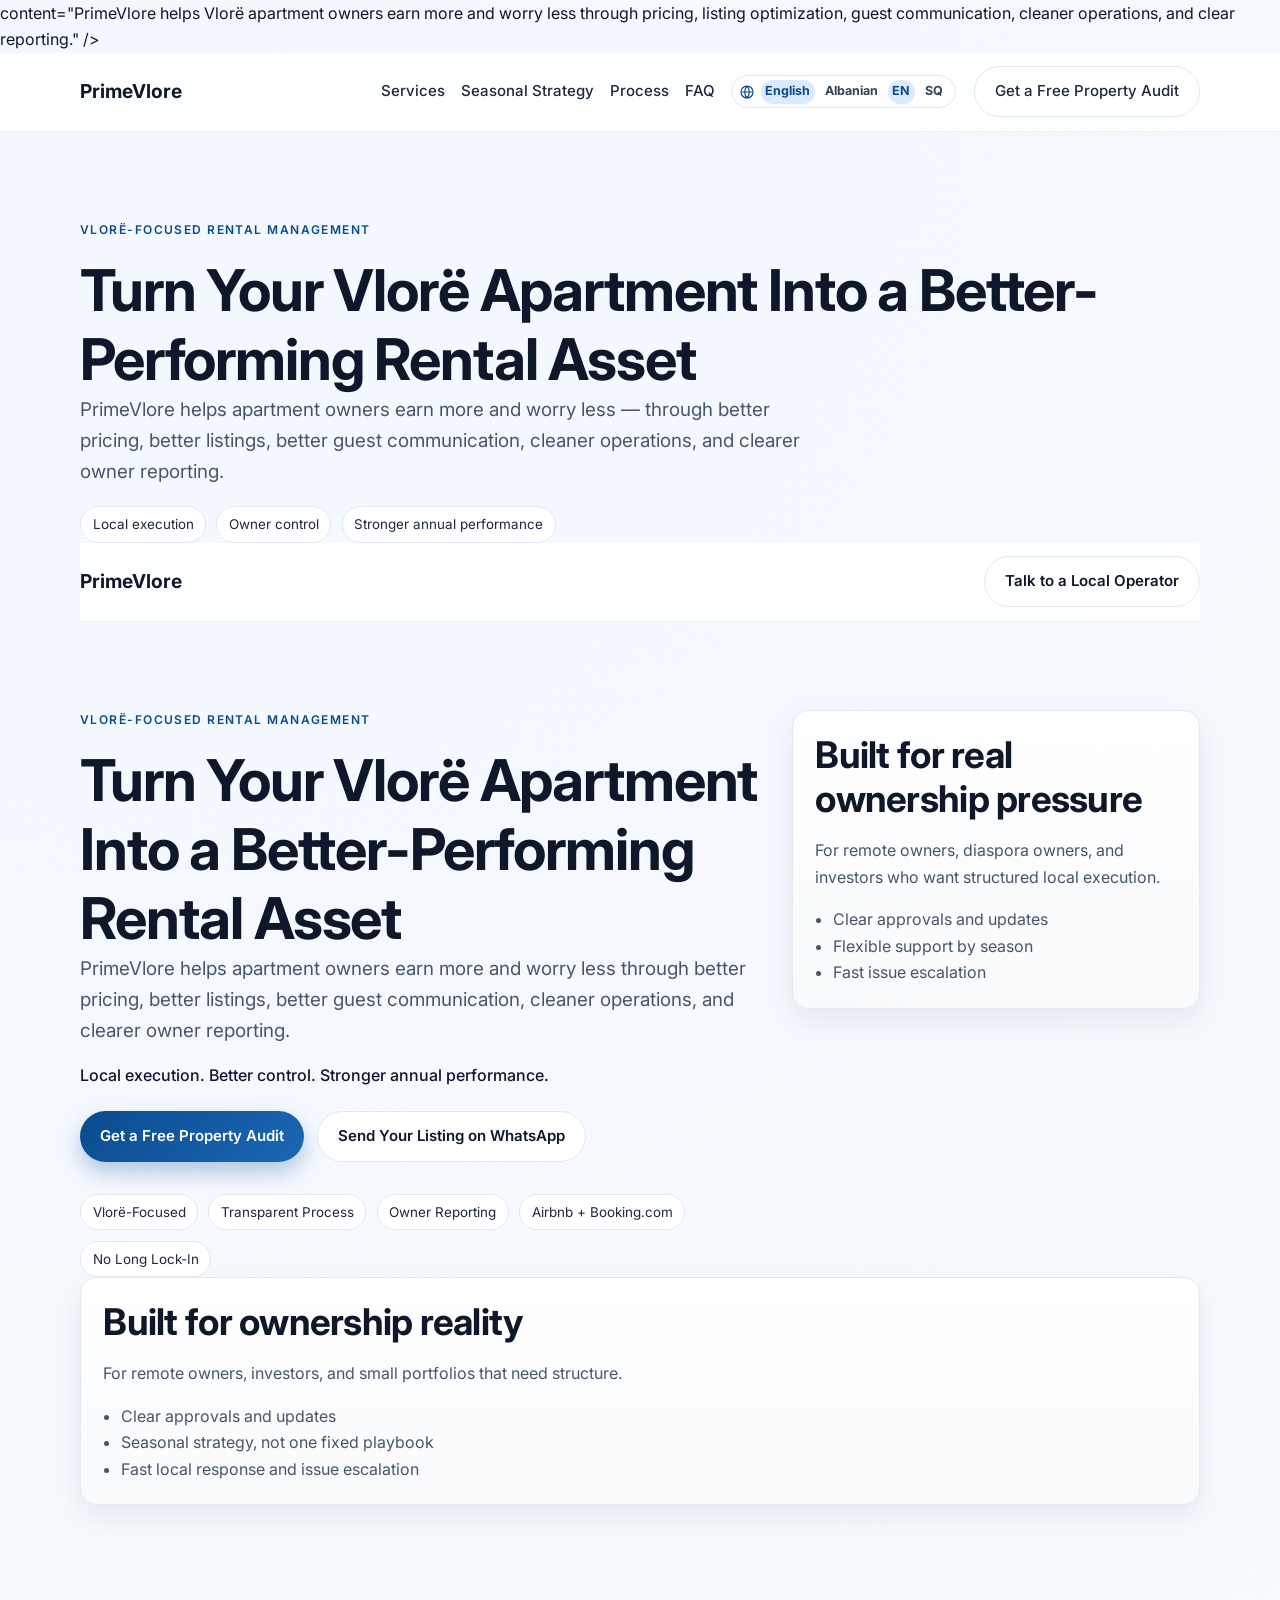
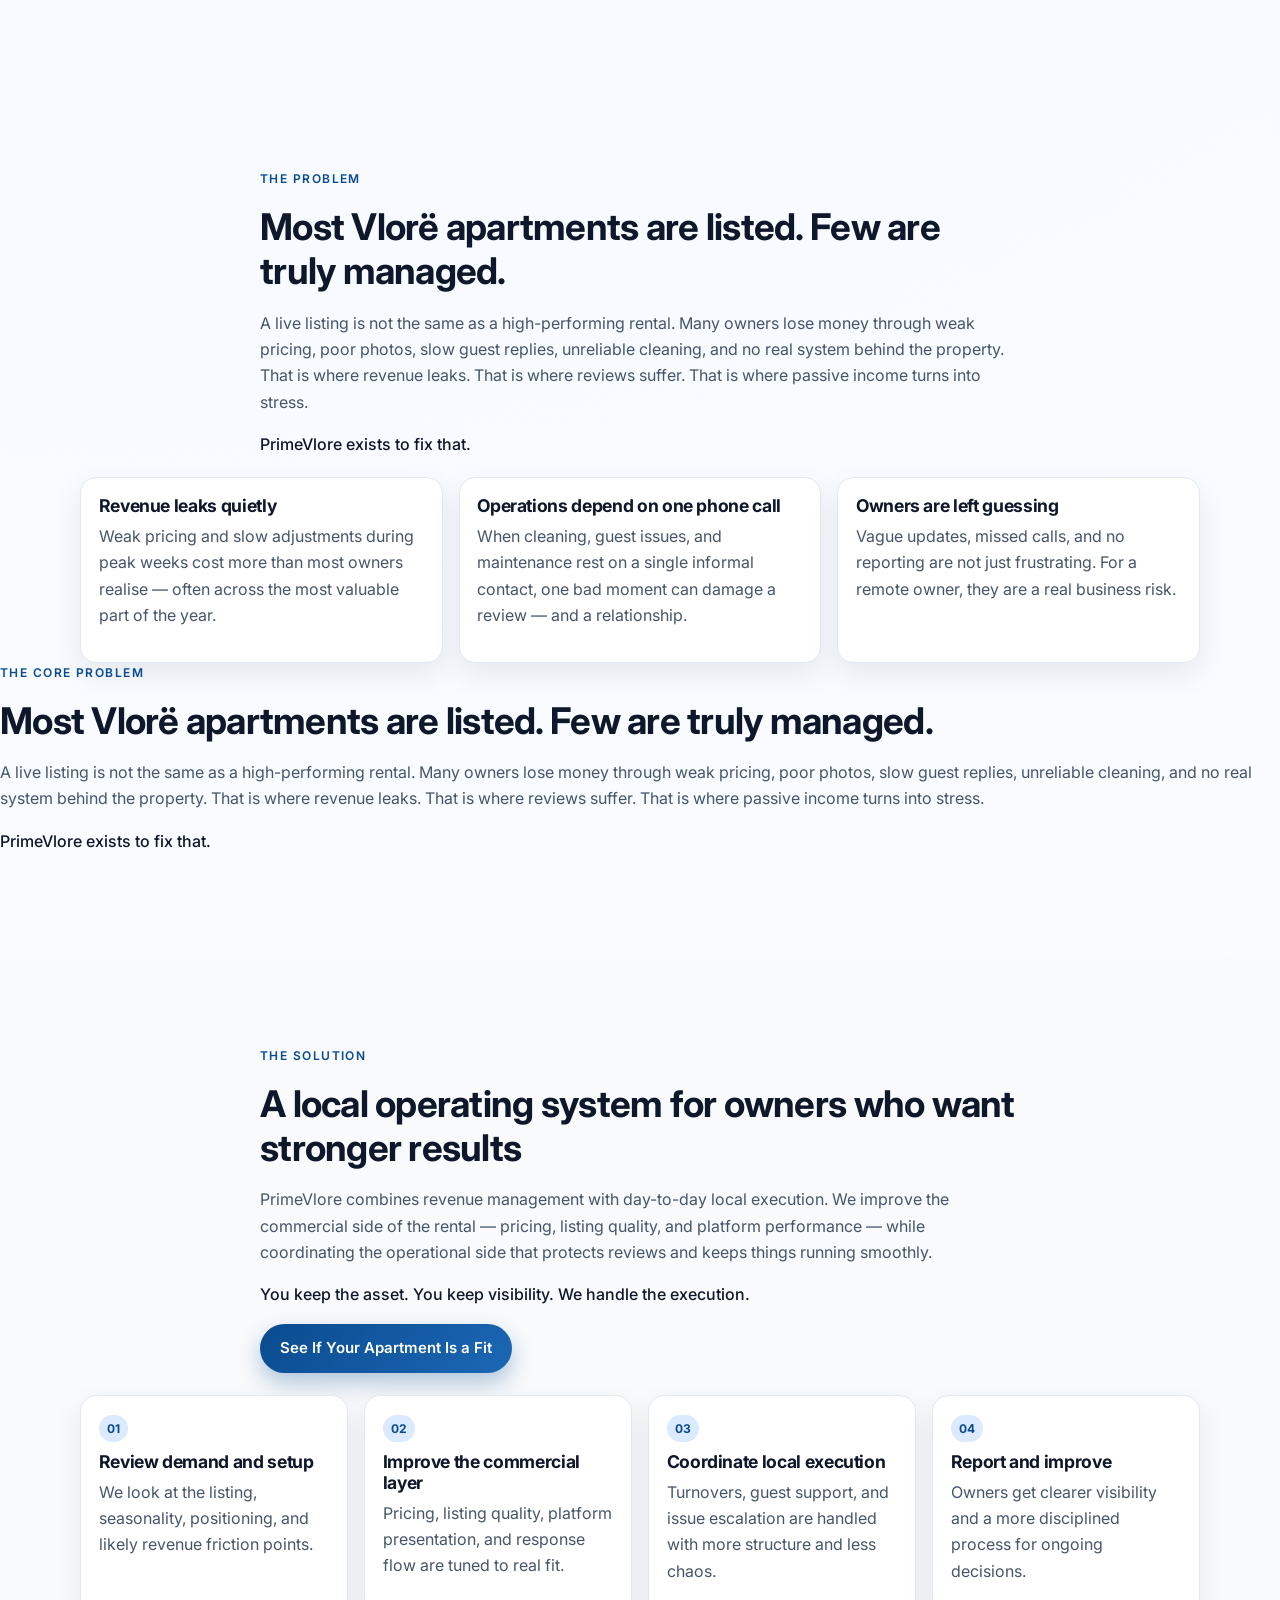
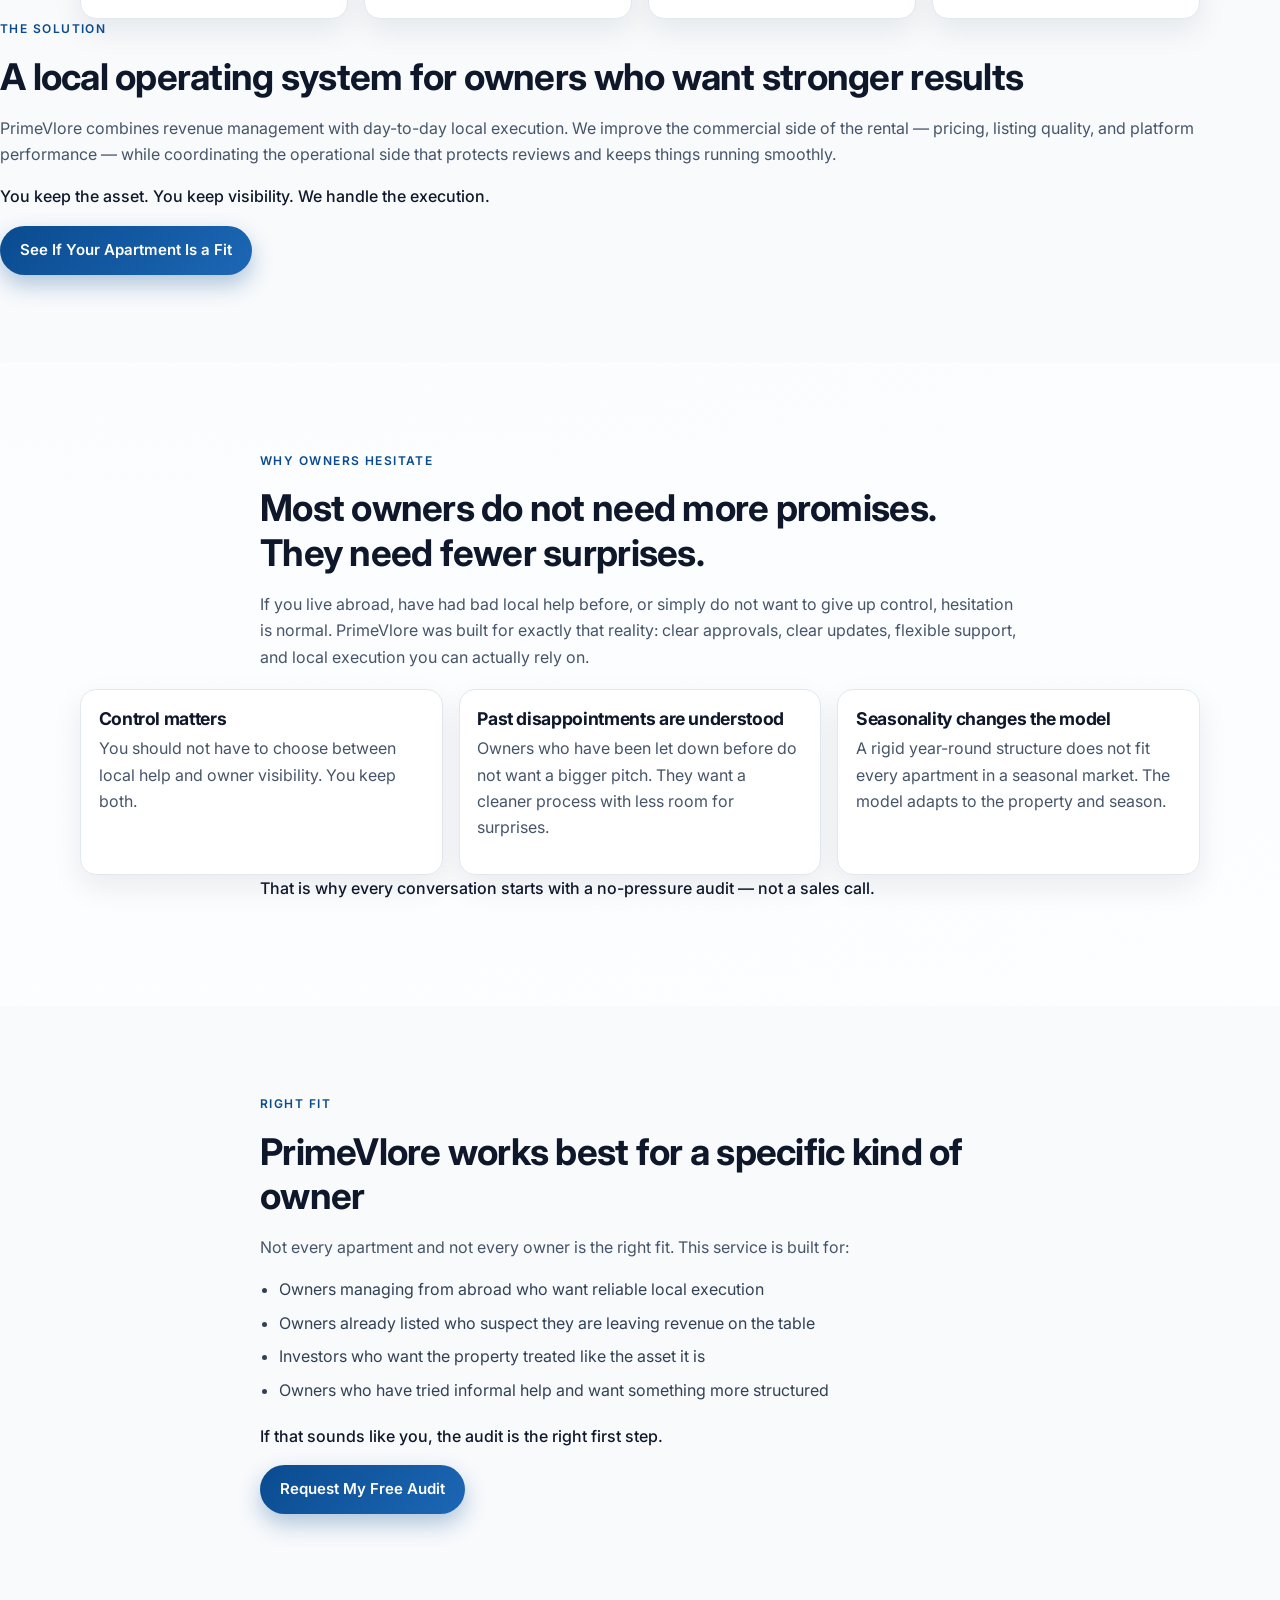
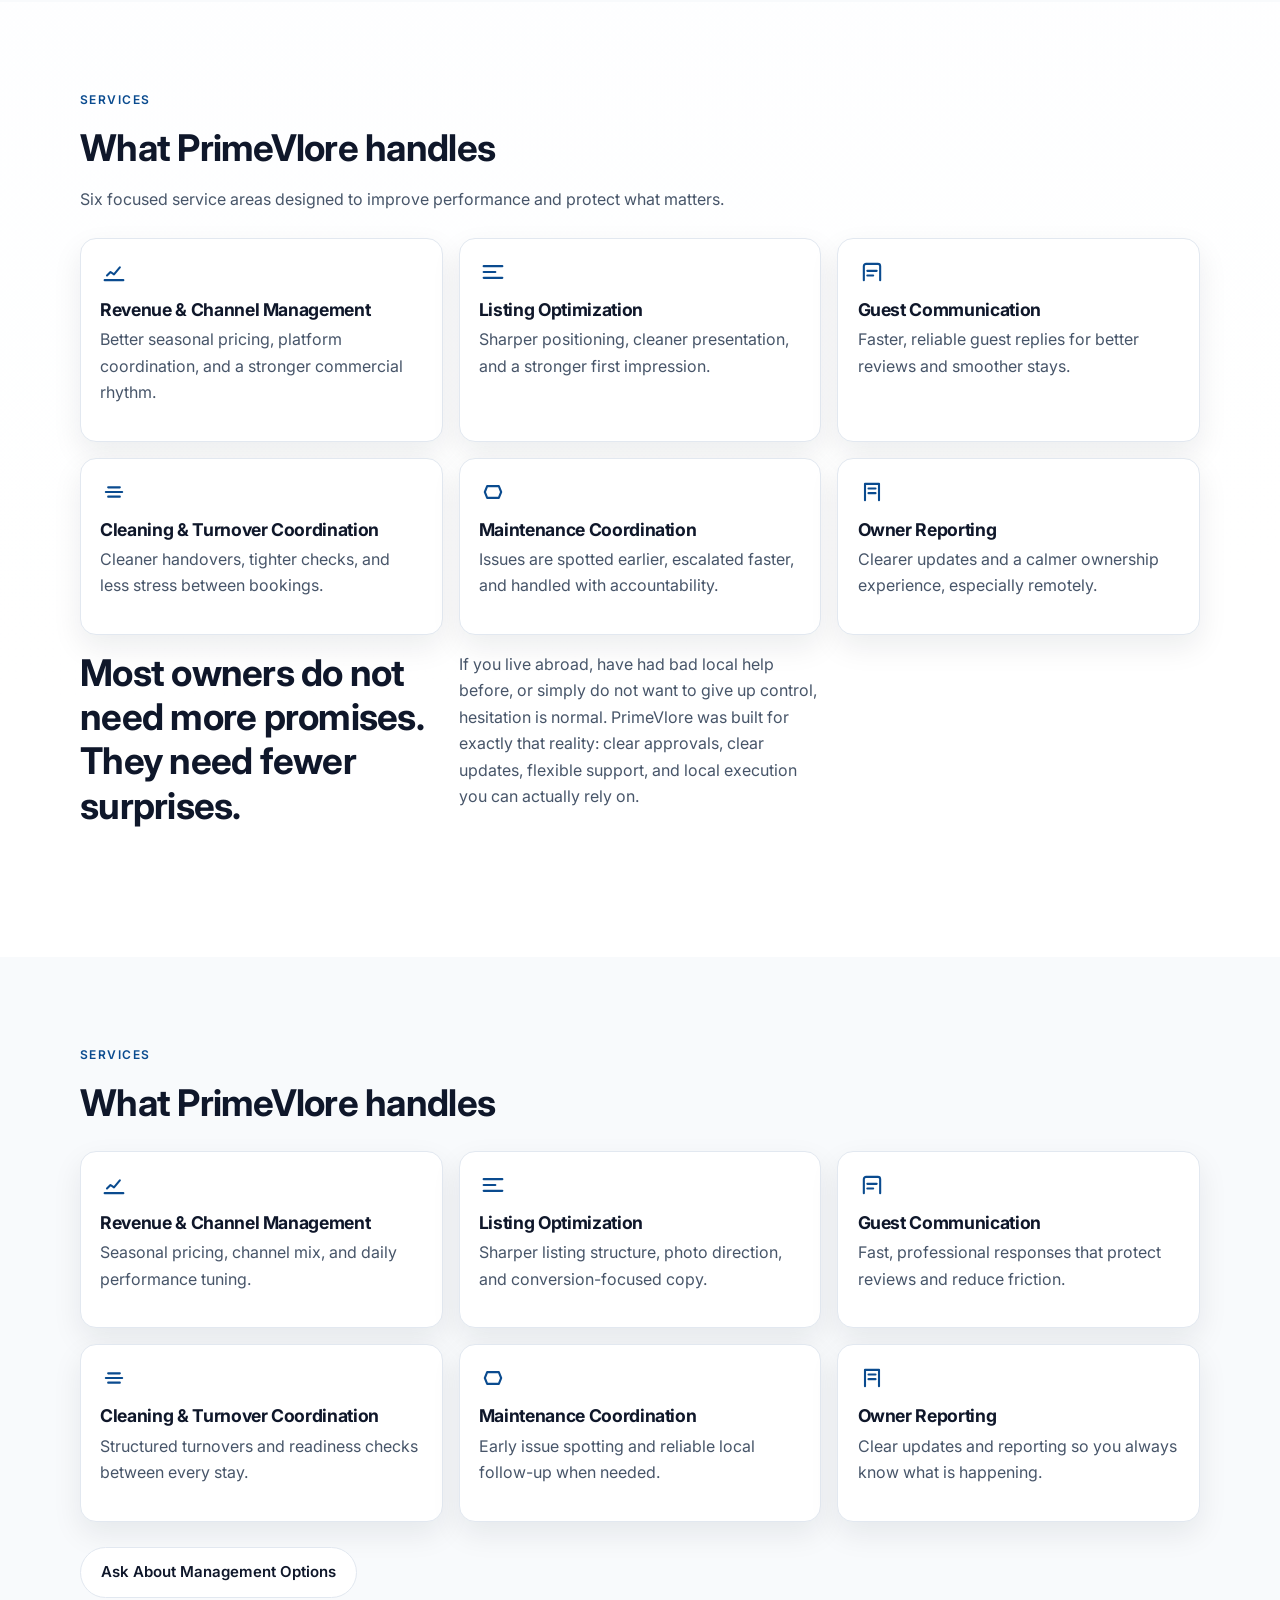
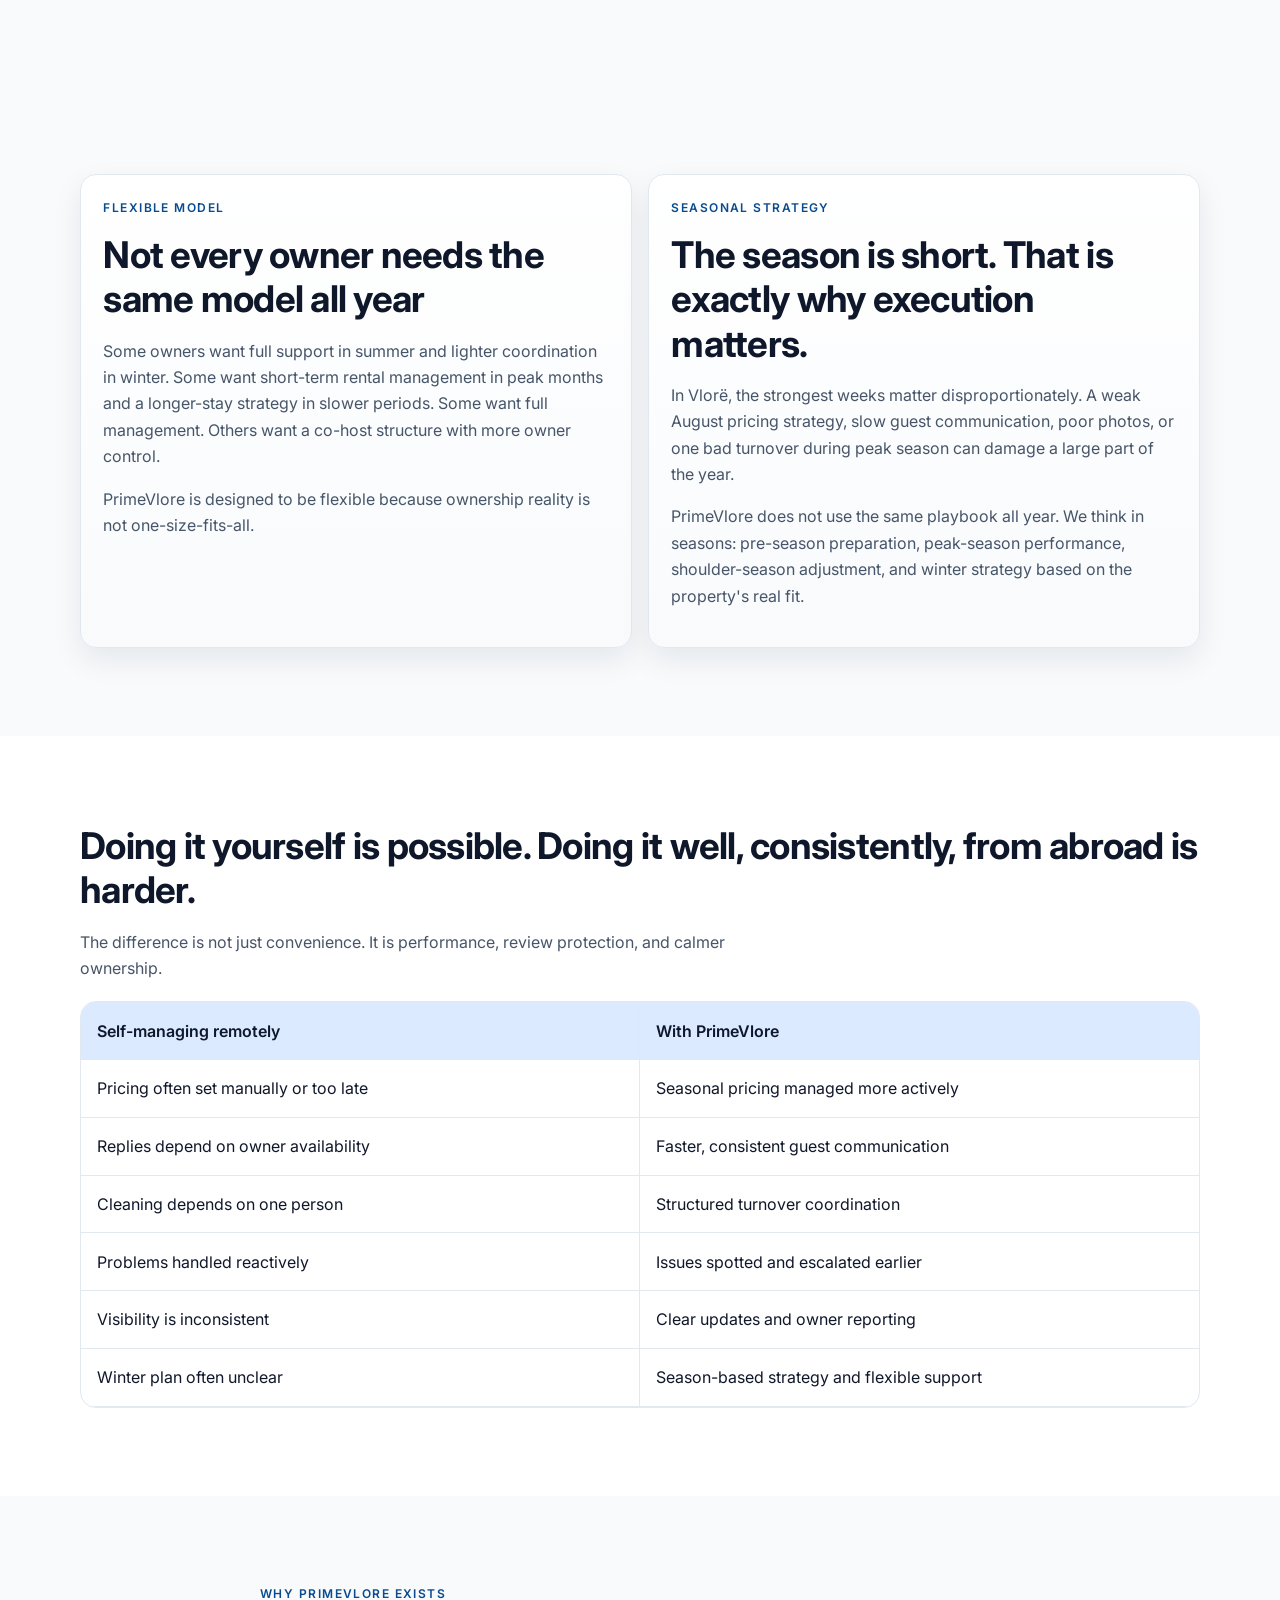
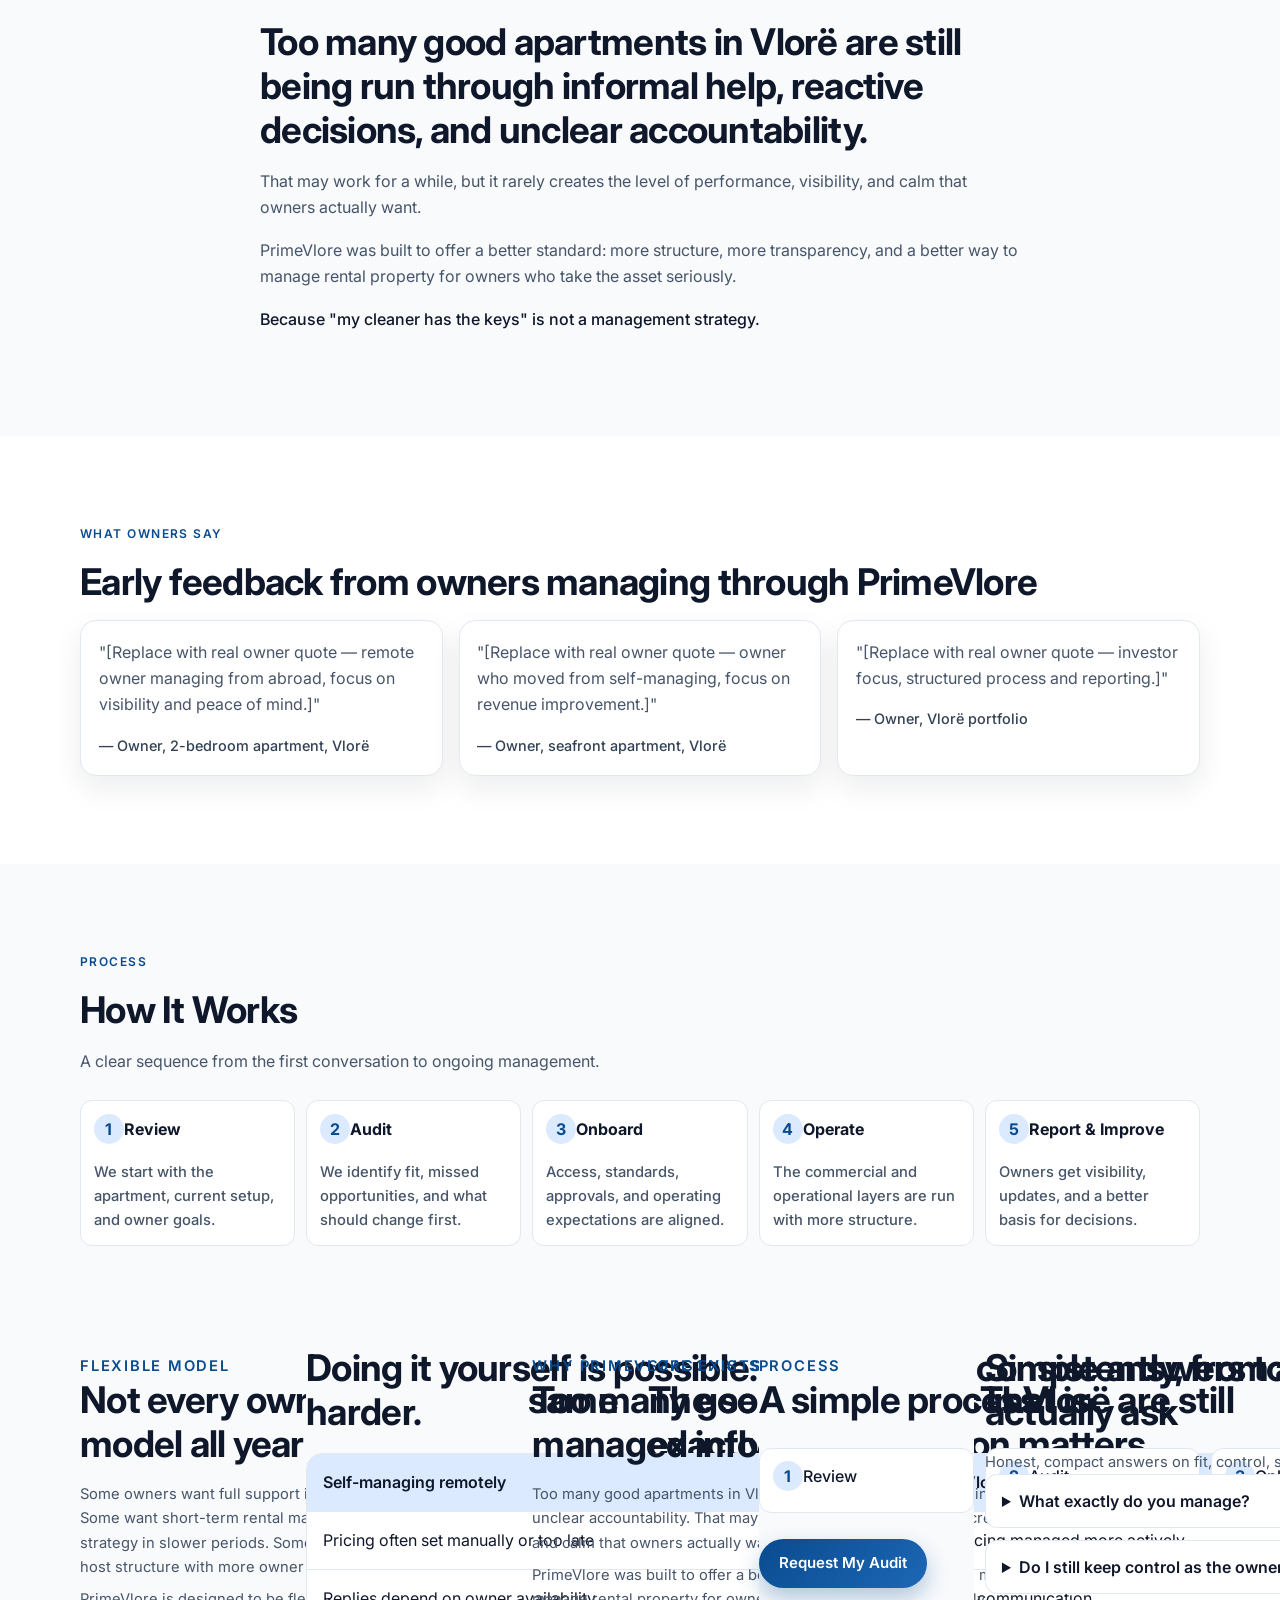
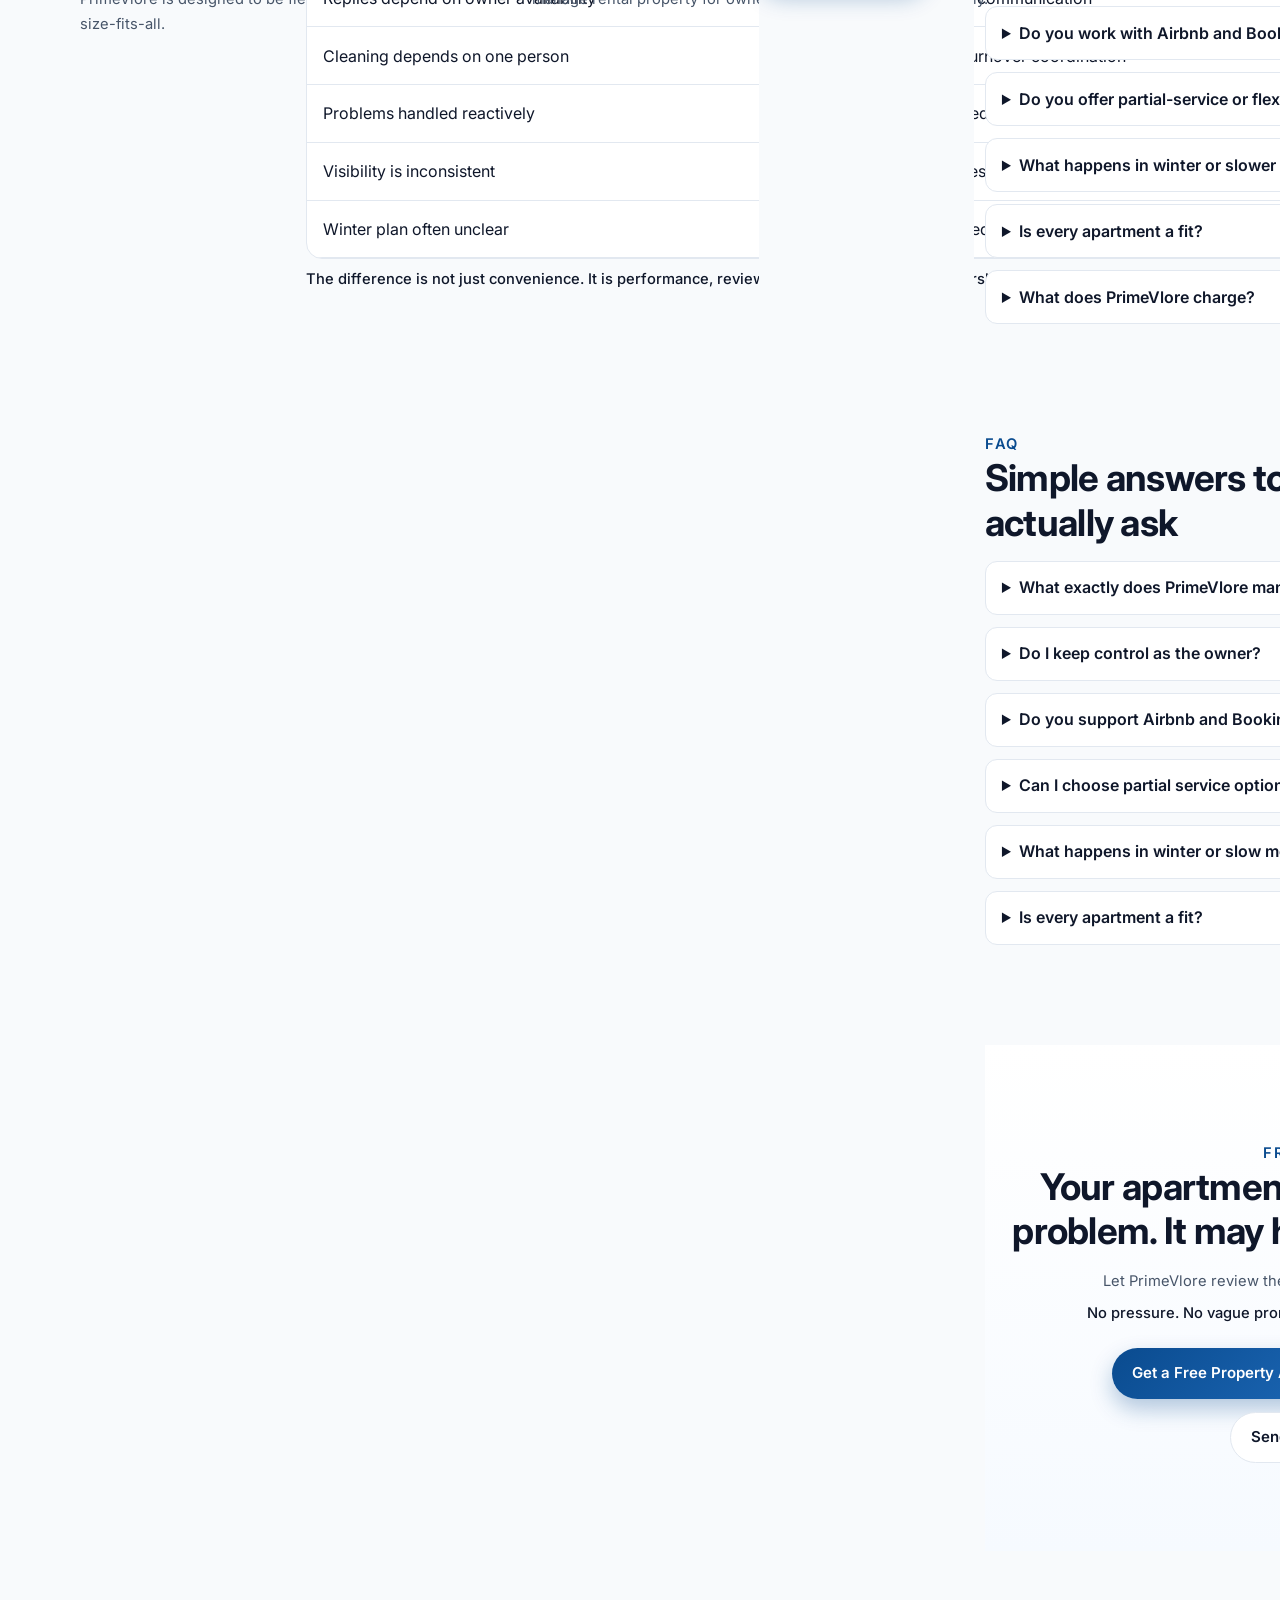
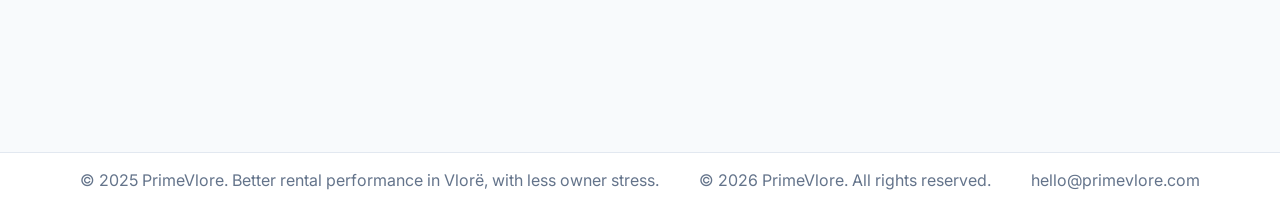
<file: index.html>
<!DOCTYPE html>
<html lang="en">
  <head>
    <meta charset="UTF-8" />
    <meta name="viewport" content="width=device-width, initial-scale=1" />
    <title>PrimeVlore | Better Rental Performance in Vlorë</title>
    <meta
      name="description"
      content="PrimeVlore helps Vlorë apartment owners earn more and worry less through better pricing, better listings, stronger guest communication, cleaner operations, and clearer owner reporting."
    />
    <meta name="keywords" content="Vlorë rental management, Airbnb management Vlorë, property management Albania, PrimeVlore" />
    <meta name="author" content="PrimeVlore" />
    <meta name="robots" content="index, follow, max-image-preview:large" />
    <meta name="theme-color" content="#0a4b8f" />
    <link rel="canonical" href="https://primevlore.com/" />
    <link rel="alternate" hreflang="en" href="https://primevlore.com/" />
    <link rel="alternate" hreflang="sq" href="https://primevlore.com/sq.html" />
    <link rel="alternate" hreflang="x-default" href="https://primevlore.com/" />
    <link rel="sitemap" type="application/xml" href="/sitemap.xml" />
    <meta property="og:type" content="website" />
    <meta property="og:title" content="PrimeVlore | Better Rental Performance in Vlorë" />
    <meta property="og:description" content="Vlorë-focused rental management for owners who want structure, transparency, and stronger annual performance." />
      content="PrimeVlore helps Vlorë apartment owners earn more and worry less through pricing, listing optimization, guest communication, cleaner operations, and clear reporting."
    />
    <meta
      name="keywords"
      content="Vlorë property management, Airbnb management Vlorë, Booking.com management, rental management Albania, PrimeVlore"
    />
    <meta name="author" content="PrimeVlore" />
    <meta name="robots" content="index,follow" />
    <link rel="canonical" href="https://primevlore.com/" />
    <meta property="og:type" content="website" />
    <meta property="og:title" content="PrimeVlore | Better Rental Performance in Vlorë" />
    <meta
      property="og:description"
      content="A Vlorë-focused rental management partner for owners who want structure, transparency, and stronger annual performance."
    />
    <meta property="og:url" content="https://primevlore.com/" />
    <meta property="og:site_name" content="PrimeVlore" />
    <meta name="twitter:card" content="summary_large_image" />
    <meta name="twitter:title" content="PrimeVlore | Better Rental Performance in Vlorë" />
    <meta name="twitter:description" content="Local execution. Owner control. Stronger annual performance." />
    <link rel="preconnect" href="https://fonts.googleapis.com" />
    <link rel="preconnect" href="https://fonts.gstatic.com" crossorigin />
    <link href="https://fonts.googleapis.com/css2?family=Inter:wght@400;500;600;700&display=swap" rel="stylesheet" />
    <meta
      name="twitter:description"
      content="Local execution. Better control. Stronger annual performance."
    />
    <link rel="preconnect" href="https://fonts.googleapis.com" />
    <link rel="preconnect" href="https://fonts.gstatic.com" crossorigin />
    <link
      href="https://fonts.googleapis.com/css2?family=Inter:wght@400;500;600;700&display=swap"
      rel="stylesheet"
    />
    <link rel="stylesheet" href="styles.css" />
    <script type="application/ld+json">
      {
        "@context": "https://schema.org",
        "@type": "ProfessionalService",
        "name": "PrimeVlore",
        "url": "https://primevlore.com/",
        "areaServed": "Vlorë",
        "description": "PrimeVlore provides rental management services for apartment owners in Vlorë.",
        "serviceType": ["Revenue & Channel Management", "Listing Optimization", "Guest Communication", "Cleaning & Turnover Coordination", "Maintenance Coordination", "Owner Reporting"]
        "description": "PrimeVlore provides rental management services for apartment owners in Vlorë with transparent reporting and flexible seasonal support.",
        "serviceType": [
          "Revenue and channel management",
          "Listing optimization",
          "Guest communication",
          "Cleaning and turnover coordination",
          "Maintenance coordination",
          "Owner reporting"
        ]
      }
    </script>
  </head>
  <body>
    <a class="skip-link" href="#main-content">Skip to main content</a>

    <header class="site-header">
      <div class="container nav-shell">
        <a class="logo" href="#top" aria-label="PrimeVlore home">PrimeVlore</a>
        <button class="menu-toggle" type="button" aria-expanded="false" aria-controls="site-navigation" aria-label="Toggle navigation">
          <span></span><span></span><span></span>
        </button>
        <nav id="site-navigation" class="site-nav" aria-label="Primary">
          <a href="#services">Services</a>
          <a href="#seasonal">Seasonal Strategy</a>
          <a href="#process">Process</a>
          <a href="#faq">FAQ</a>
          <div class="lang-switch" aria-label="Language switcher">
            <svg viewBox="0 0 24 24" aria-hidden="true"><path d="M12 3a9 9 0 1 0 0 18 9 9 0 0 0 0-18Zm-7 9h14M12 3c2.2 2.2 3.5 5.4 3.5 9S14.2 18.8 12 21c-2.2-2.2-3.5-5.4-3.5-9S9.8 5.2 12 3Z"/></svg>
            <a class="active" href="/" aria-current="page">English</a>
            <a href="/sq.html">Albanian</a>
            <a class="active" href="/" aria-current="page">EN</a>
            <a href="/sq.html">SQ</a>
          </div>
          <a class="btn btn-outline nav-cta" href="#contact">Get a Free Property Audit</a>
        </nav>
      </div>
    </header>

    <main id="main-content">
      <section id="top" class="section hero">
        <div class="container hero-grid">
          <div>
            <p class="eyebrow">Vlorë-focused rental management</p>
            <h1>Turn Your Vlorë Apartment Into a Better-Performing Rental Asset</h1>
            <p class="lead">PrimeVlore helps apartment owners earn more and worry less — through better pricing, better listings, better guest communication, cleaner operations, and clearer owner reporting.</p>
            <ul class="pill-row" aria-label="Support highlights">
              <li>Local execution</li>
              <li>Owner control</li>
              <li>Stronger annual performance</li>
            </ul>
    <header class="site-header">
      <div class="container nav-shell">
        <a class="logo" href="#top" aria-label="PrimeVlore home">PrimeVlore</a>
        <a class="btn btn-outline" href="#contact">Talk to a Local Operator</a>
      </div>
    </header>

    <main id="top">
      <section class="section hero">
        <div class="container hero-grid">
          <div>
            <p class="eyebrow">Vlorë-Focused Rental Management</p>
            <h1>Turn Your Vlorë Apartment Into a Better-Performing Rental Asset</h1>
            <p class="lead">
              PrimeVlore helps apartment owners earn more and worry less through better pricing,
              better listings, better guest communication, cleaner operations, and clearer owner
              reporting.
            </p>
            <p class="support">Local execution. Better control. Stronger annual performance.</p>
            <div class="cta-row">
              <a class="btn btn-solid" href="#contact">Get a Free Property Audit</a>
              <a class="btn btn-outline" href="#contact">Send Your Listing on WhatsApp</a>
            </div>
            <ul class="trust-strip" aria-label="Trust strip">
            <ul class="trust-strip" aria-label="PrimeVlore trust indicators">
              <li>Vlorë-Focused</li>
              <li>Transparent Process</li>
              <li>Owner Reporting</li>
              <li>Airbnb + Booking.com</li>
              <li>No Long Lock-In</li>
            </ul>
          </div>
          <aside class="glass-card">
            <h2>Built for real ownership pressure</h2>
            <p>For remote owners, diaspora owners, and investors who want structured local execution.</p>
            <ul>
              <li>Clear approvals and updates</li>
              <li>Flexible support by season</li>
              <li>Fast issue escalation</li>
            </ul>
          </div>
          <aside class="glass-card" aria-label="PrimeVlore service highlights">
            <h2>Built for ownership reality</h2>
            <p>For remote owners, investors, and small portfolios that need structure.</p>
            <ul>
              <li>Clear approvals and updates</li>
              <li>Seasonal strategy, not one fixed playbook</li>
              <li>Fast local response and issue escalation</li>
            </ul>
          </aside>
        </div>
      </section>

      <section class="section">
        <div class="container narrow">
          <p class="eyebrow">The problem</p>
          <h2>Most Vlorë apartments are listed. Few are truly managed.</h2>
          <p>A live listing is not the same as a high-performing rental. Many owners lose money through weak pricing, poor photos, slow guest replies, unreliable cleaning, and no real system behind the property. That is where revenue leaks. That is where reviews suffer. That is where passive income turns into stress.</p>
          <p class="support">PrimeVlore exists to fix that.</p>
        </div>
        <div class="container card-grid three-col">
          <article class="info-card"><h3>Revenue leaks quietly</h3><p>Weak pricing and slow adjustments during peak weeks cost more than most owners realise — often across the most valuable part of the year.</p></article>
          <article class="info-card"><h3>Operations depend on one phone call</h3><p>When cleaning, guest issues, and maintenance rest on a single informal contact, one bad moment can damage a review — and a relationship.</p></article>
          <article class="info-card"><h3>Owners are left guessing</h3><p>Vague updates, missed calls, and no reporting are not just frustrating. For a remote owner, they are a real business risk.</p></article>
        </div>
          <p class="eyebrow">The Core Problem</p>
          <h2>Most Vlorë apartments are listed. Few are truly managed.</h2>
          <p>
            A live listing is not the same as a high-performing rental. Many owners lose money
            through weak pricing, poor photos, slow guest replies, unreliable cleaning, and no
            real system behind the property. That is where revenue leaks. That is where reviews
            suffer. That is where passive income turns into stress.
          </p>
          <p class="support">PrimeVlore exists to fix that.</p>
        </div>
      </section>

      <section class="section alt">
        <div class="container narrow">
          <p class="eyebrow">The solution</p>
          <h2>A local operating system for owners who want stronger results</h2>
          <p>PrimeVlore combines revenue management with day-to-day local execution. We improve the commercial side of the rental — pricing, listing quality, and platform performance — while coordinating the operational side that protects reviews and keeps things running smoothly.</p>
          <p class="support">You keep the asset. You keep visibility. We handle the execution.</p>
          <a class="btn btn-solid" href="#contact">See If Your Apartment Is a Fit</a>
        </div>
        <div class="container step-grid">
          <article class="step-card"><span>01</span><h3>Review demand and setup</h3><p>We look at the listing, seasonality, positioning, and likely revenue friction points.</p></article>
          <article class="step-card"><span>02</span><h3>Improve the commercial layer</h3><p>Pricing, listing quality, platform presentation, and response flow are tuned to real fit.</p></article>
          <article class="step-card"><span>03</span><h3>Coordinate local execution</h3><p>Turnovers, guest support, and issue escalation are handled with more structure and less chaos.</p></article>
          <article class="step-card"><span>04</span><h3>Report and improve</h3><p>Owners get clearer visibility and a more disciplined process for ongoing decisions.</p></article>
        </div>
          <p class="eyebrow">The Solution</p>
          <h2>A local operating system for owners who want stronger results</h2>
          <p>
            PrimeVlore combines revenue management with day-to-day local execution. We improve the
            commercial side of the rental — pricing, listing quality, and platform performance —
            while coordinating the operational side that protects reviews and keeps things running
            smoothly.
          </p>
          <p class="support">You keep the asset. You keep visibility. We handle the execution.</p>
          <a class="btn btn-solid" href="#contact">See If Your Apartment Is a Fit</a>
        </div>
      </section>

      <section class="section">
        <div class="container narrow">
          <p class="eyebrow">Why owners hesitate</p>
          <h2>Most owners do not need more promises. They need fewer surprises.</h2>
          <p>If you live abroad, have had bad local help before, or simply do not want to give up control, hesitation is normal. PrimeVlore was built for exactly that reality: clear approvals, clear updates, flexible support, and local execution you can actually rely on.</p>
        </div>
        <div class="container card-grid three-col">
          <article class="info-card"><h3>Control matters</h3><p>You should not have to choose between local help and owner visibility. You keep both.</p></article>
          <article class="info-card"><h3>Past disappointments are understood</h3><p>Owners who have been let down before do not want a bigger pitch. They want a cleaner process with less room for surprises.</p></article>
          <article class="info-card"><h3>Seasonality changes the model</h3><p>A rigid year-round structure does not fit every apartment in a seasonal market. The model adapts to the property and season.</p></article>
        </div>
        <div class="container narrow"><p class="support">That is why every conversation starts with a no-pressure audit — not a sales call.</p></div>
      </section>

      <section class="section alt">
        <div class="container narrow">
          <p class="eyebrow">Right fit</p>
          <h2>PrimeVlore works best for a specific kind of owner</h2>
          <p>Not every apartment and not every owner is the right fit. This service is built for:</p>
          <ul class="list-check">
            <li>Owners managing from abroad who want reliable local execution</li>
            <li>Owners already listed who suspect they are leaving revenue on the table</li>
            <li>Investors who want the property treated like the asset it is</li>
            <li>Owners who have tried informal help and want something more structured</li>
          </ul>
          <p class="support">If that sounds like you, the audit is the right first step.</p>
          <a class="btn btn-solid" href="#contact">Request My Free Audit</a>
        </div>
      </section>

      <section id="services" class="section">
        <div class="container">
          <p class="eyebrow">Services</p>
          <h2>What PrimeVlore handles</h2>
          <p class="section-sub">Six focused service areas designed to improve performance and protect what matters.</p>
          <div class="service-grid">
            <article class="service-card"><svg viewBox="0 0 24 24" aria-hidden="true"><path d="M4 19h16M6 15l3-3 3 2 5-6"/></svg><h3>Revenue &amp; Channel Management</h3><p>Better seasonal pricing, platform coordination, and a stronger commercial rhythm.</p></article>
            <article class="service-card"><svg viewBox="0 0 24 24" aria-hidden="true"><path d="M4 7h16M4 12h10M4 17h16"/></svg><h3>Listing Optimization</h3><p>Sharper positioning, cleaner presentation, and a stronger first impression.</p></article>
            <article class="service-card"><svg viewBox="0 0 24 24" aria-hidden="true"><path d="M5 19V7a2 2 0 0 1 2-2h10a2 2 0 0 1 2 2v12M8 11h8M8 15h5"/></svg><h3>Guest Communication</h3><p>Faster, reliable guest replies for better reviews and smoother stays.</p></article>
            <article class="service-card"><svg viewBox="0 0 24 24" aria-hidden="true"><path d="M5 12h14M7 8h10M7 16h10"/></svg><h3>Cleaning &amp; Turnover Coordination</h3><p>Cleaner handovers, tighter checks, and less stress between bookings.</p></article>
            <article class="service-card"><svg viewBox="0 0 24 24" aria-hidden="true"><path d="M7 7h10l2 5-2 5H7l-2-5 2-5z"/></svg><h3>Maintenance Coordination</h3><p>Issues are spotted earlier, escalated faster, and handled with accountability.</p></article>
            <article class="service-card"><svg viewBox="0 0 24 24" aria-hidden="true"><path d="M6 19V5h12v14M9 9h6M9 13h6"/></svg><h3>Owner Reporting</h3><p>Clearer updates and a calmer ownership experience, especially remotely.</p></article>
          <h2>Most owners do not need more promises. They need fewer surprises.</h2>
          <p>
            If you live abroad, have had bad local help before, or simply do not want to give up
            control, hesitation is normal. PrimeVlore was built for exactly that reality: clear
            approvals, clear updates, flexible support, and local execution you can actually rely
            on.
          </p>
        </div>
      </section>

      <section class="section alt">
        <div class="container">
          <p class="eyebrow">Services</p>
          <h2>What PrimeVlore handles</h2>
          <div class="service-grid">
            <article class="service-card">
              <svg viewBox="0 0 24 24" aria-hidden="true"><path d="M4 19h16M6 15l3-3 3 2 5-6"/></svg>
              <h3>Revenue &amp; Channel Management</h3>
              <p>Seasonal pricing, channel mix, and daily performance tuning.</p>
            </article>
            <article class="service-card">
              <svg viewBox="0 0 24 24" aria-hidden="true"><path d="M4 7h16M4 12h10M4 17h16"/></svg>
              <h3>Listing Optimization</h3>
              <p>Sharper listing structure, photo direction, and conversion-focused copy.</p>
            </article>
            <article class="service-card">
              <svg viewBox="0 0 24 24" aria-hidden="true"><path d="M5 19V7a2 2 0 0 1 2-2h10a2 2 0 0 1 2 2v12M8 11h8M8 15h5"/></svg>
              <h3>Guest Communication</h3>
              <p>Fast, professional responses that protect reviews and reduce friction.</p>
            </article>
            <article class="service-card">
              <svg viewBox="0 0 24 24" aria-hidden="true"><path d="M5 12h14M7 8h10M7 16h10"/></svg>
              <h3>Cleaning &amp; Turnover Coordination</h3>
              <p>Structured turnovers and readiness checks between every stay.</p>
            </article>
            <article class="service-card">
              <svg viewBox="0 0 24 24" aria-hidden="true"><path d="M7 7h10l2 5-2 5H7l-2-5 2-5z"/></svg>
              <h3>Maintenance Coordination</h3>
              <p>Early issue spotting and reliable local follow-up when needed.</p>
            </article>
            <article class="service-card">
              <svg viewBox="0 0 24 24" aria-hidden="true"><path d="M6 19V5h12v14M9 9h6M9 13h6"/></svg>
              <h3>Owner Reporting</h3>
              <p>Clear updates and reporting so you always know what is happening.</p>
            </article>
          </div>
          <a class="btn btn-outline" href="#contact">Ask About Management Options</a>
        </div>
      </section>

      <section id="seasonal" class="section alt">
        <div class="container split">
          <article class="glass-card">
            <p class="eyebrow">Flexible model</p>
            <h2>Not every owner needs the same model all year</h2>
            <p>Some owners want full support in summer and lighter coordination in winter. Some want short-term rental management in peak months and a longer-stay strategy in slower periods. Some want full management. Others want a co-host structure with more owner control.</p>
            <p>PrimeVlore is designed to be flexible because ownership reality is not one-size-fits-all.</p>
          </article>
          <article class="glass-card">
            <p class="eyebrow">Seasonal strategy</p>
            <h2>The season is short. That is exactly why execution matters.</h2>
            <p>In Vlorë, the strongest weeks matter disproportionately. A weak August pricing strategy, slow guest communication, poor photos, or one bad turnover during peak season can damage a large part of the year.</p>
            <p>PrimeVlore does not use the same playbook all year. We think in seasons: pre-season preparation, peak-season performance, shoulder-season adjustment, and winter strategy based on the property's real fit.</p>
          </article>
        </div>
      </section>

      <section class="section">
        <div class="container">
          <h2>Doing it yourself is possible. Doing it well, consistently, from abroad is harder.</h2>
          <p class="section-sub">The difference is not just convenience. It is performance, review protection, and calmer ownership.</p>
          <div class="comparison" role="table" aria-label="Comparison table">
            <div class="row head" role="row"><div role="columnheader">Self-managing remotely</div><div role="columnheader">With PrimeVlore</div></div>
            <div class="row" role="row"><div role="cell">Pricing often set manually or too late</div><div role="cell">Seasonal pricing managed more actively</div></div>
            <div class="row" role="row"><div role="cell">Replies depend on owner availability</div><div role="cell">Faster, consistent guest communication</div></div>
            <div class="row" role="row"><div role="cell">Cleaning depends on one person</div><div role="cell">Structured turnover coordination</div></div>
            <div class="row" role="row"><div role="cell">Problems handled reactively</div><div role="cell">Issues spotted and escalated earlier</div></div>
            <div class="row" role="row"><div role="cell">Visibility is inconsistent</div><div role="cell">Clear updates and owner reporting</div></div>
            <div class="row" role="row"><div role="cell">Winter plan often unclear</div><div role="cell">Season-based strategy and flexible support</div></div>
          </div>
        </div>
      </section>

      <section class="section alt">
        <div class="container narrow">
          <p class="eyebrow">Why PrimeVlore exists</p>
          <h2>Too many good apartments in Vlorë are still being run through informal help, reactive decisions, and unclear accountability.</h2>
          <p>That may work for a while, but it rarely creates the level of performance, visibility, and calm that owners actually want.</p>
          <p>PrimeVlore was built to offer a better standard: more structure, more transparency, and a better way to manage rental property for owners who take the asset seriously.</p>
          <p class="support">Because "my cleaner has the keys" is not a management strategy.</p>
        </div>
      </section>

      <section class="section">
        <div class="container">
          <p class="eyebrow">What owners say</p>
          <h2>Early feedback from owners managing through PrimeVlore</h2>
          <div class="quote-grid">
            <article class="quote-card"><p>"[Replace with real owner quote — remote owner managing from abroad, focus on visibility and peace of mind.]"</p><span>— Owner, 2-bedroom apartment, Vlorë</span></article>
            <article class="quote-card"><p>"[Replace with real owner quote — owner who moved from self-managing, focus on revenue improvement.]"</p><span>— Owner, seafront apartment, Vlorë</span></article>
            <article class="quote-card"><p>"[Replace with real owner quote — investor focus, structured process and reporting.]"</p><span>— Owner, Vlorë portfolio</span></article>
          </div>
        </div>
      </section>

      <section id="process" class="section alt">
        <div class="container">
          <p class="eyebrow">Process</p>
          <h2>How It Works</h2>
          <p class="section-sub">A clear sequence from the first conversation to ongoing management.</p>
          <ol class="steps detail-steps">
            <li><span>1</span><strong>Review</strong><p>We start with the apartment, current setup, and owner goals.</p></li>
            <li><span>2</span><strong>Audit</strong><p>We identify fit, missed opportunities, and what should change first.</p></li>
            <li><span>3</span><strong>Onboard</strong><p>Access, standards, approvals, and operating expectations are aligned.</p></li>
            <li><span>4</span><strong>Operate</strong><p>The commercial and operational layers are run with more structure.</p></li>
            <li><span>5</span><strong>Report &amp; Improve</strong><p>Owners get visibility, updates, and a better basis for decisions.</p></li>
      <section class="section">
        <div class="container split">
          <div>
            <p class="eyebrow">Flexible Model</p>
            <h2>Not every owner needs the same model all year</h2>
            <p>
              Some owners want full support in summer and lighter coordination in winter. Some
              want short-term rental management in peak months and a longer-stay strategy in slower
              periods. Some want full management. Others want a co-host structure with more owner
              control.
            </p>
            <p>PrimeVlore is designed to be flexible because ownership reality is not one-size-fits-all.</p>
          </div>
          <div>
            <p class="eyebrow">Seasonal Strategy</p>
            <h2>The season is short. That is exactly why execution matters.</h2>
            <p>
              PrimeVlore does not use the same playbook all year. We think in seasons:
              pre-season preparation, peak-season performance, shoulder-season adjustment, and
              winter strategy based on the property’s real fit.
            </p>
          </div>
        </div>
      </section>

      <section class="section alt">
        <div class="container">
          <h2>Doing it yourself is possible. Doing it well, consistently, from abroad is harder.</h2>
          <div class="comparison" role="table" aria-label="Comparison table">
            <div class="row head" role="row">
              <div role="columnheader">Self-managing remotely</div>
              <div role="columnheader">With PrimeVlore</div>
            </div>
            <div class="row" role="row"><div>Pricing often set manually or too late</div><div>Seasonal pricing managed more actively</div></div>
            <div class="row" role="row"><div>Replies depend on owner availability</div><div>Faster guest communication</div></div>
            <div class="row" role="row"><div>Cleaning depends on one person</div><div>Structured turnover coordination</div></div>
            <div class="row" role="row"><div>Problems handled reactively</div><div>Issues spotted and escalated earlier</div></div>
            <div class="row" role="row"><div>Visibility is inconsistent</div><div>Clear updates and owner reporting</div></div>
            <div class="row" role="row"><div>Winter plan often unclear</div><div>Season-based strategy and flexible support</div></div>
          </div>
          <p class="support">The difference is not just convenience. It is performance, review protection, and calmer ownership.</p>
        </div>
      </section>

      <section class="section">
        <div class="container narrow">
          <p class="eyebrow">Why PrimeVlore exists</p>
          <h2>Too many good apartments in Vlorë are still managed informally.</h2>
          <p>
            Too many good apartments in Vlorë are still being run through informal help, reactive
            decisions, and unclear accountability. That may work for a while. But it rarely creates
            the level of performance, visibility, and calm that owners actually want.
          </p>
          <p>
            PrimeVlore was built to offer a better standard: more structure, more transparency, and
            a better way to manage rental property for owners who take the asset seriously.
          </p>
        </div>
      </section>

      <section class="section alt">
        <div class="container">
          <p class="eyebrow">Process</p>
          <h2>A simple process</h2>
          <ol class="steps">
            <li><span>1</span>Review</li>
            <li><span>2</span>Audit</li>
            <li><span>3</span>Onboard</li>
            <li><span>4</span>Operate</li>
            <li><span>5</span>Report &amp; Improve</li>
          </ol>
          <a class="btn btn-solid" href="#contact">Request My Audit</a>
        </div>
      </section>

      <section id="faq" class="section">
        <div class="container narrow">
          <h2>Simple answers to the questions owners actually ask</h2>
          <p class="section-sub">Honest, compact answers on fit, control, seasonality, and how the service works.</p>
          <details><summary>What exactly do you manage?</summary><p>PrimeVlore focuses on the key parts that affect rental performance and owner experience: pricing, listing quality, guest communication, turnover coordination, issue escalation, and owner reporting.</p></details>
          <details><summary>Do I still keep control as the owner?</summary><p>Yes. The goal is not to remove owner visibility. The goal is to give you a stronger local execution layer while keeping approvals, communication, and reporting clear.</p></details>
          <details><summary>Do you work with Airbnb and Booking.com?</summary><p>Yes. PrimeVlore is positioned around short-term rental performance across the main booking platforms, including Airbnb and Booking.com.</p></details>
          <details><summary>Do you offer partial-service or flexible models?</summary><p>Yes. Not every apartment or owner needs the same support model all year. The structure can be lighter or more hands-on depending on the season, apartment, and owner preference.</p></details>
          <details><summary>What happens in winter or slower months?</summary><p>Winter strategy should not be an afterthought. Depending on the apartment, that may mean lighter support, longer stays, different pricing posture, or a selective low-season operating plan.</p></details>
          <details><summary>Is every apartment a fit?</summary><p>No. Some apartments have stronger short-term rental potential than others. The audit gives a clear view of fit, issues, and likely upside before moving further.</p></details>
          <details><summary>What does PrimeVlore charge?</summary><p>Pricing is based on service scope and property setup. There is no public standard rate because support can be lighter or more involved depending on season and owner goals. Pricing is discussed directly in the audit conversation — with no obligation.</p></details>
      <section class="section">
        <div class="container narrow">
          <p class="eyebrow">FAQ</p>
          <h2>Simple answers to the questions owners actually ask</h2>
          <details>
            <summary>What exactly does PrimeVlore manage?</summary>
            <p>
              We manage pricing, listing quality, guest communication, turnover coordination,
              maintenance coordination, and owner reporting.
            </p>
          </details>
          <details>
            <summary>Do I keep control as the owner?</summary>
            <p>
              Yes. You keep the asset and visibility. PrimeVlore runs local execution with clear
              approvals and updates.
            </p>
          </details>
          <details>
            <summary>Do you support Airbnb and Booking.com?</summary>
            <p>Yes. PrimeVlore supports both Airbnb and Booking.com channel performance.</p>
          </details>
          <details>
            <summary>Can I choose partial service options?</summary>
            <p>
              Yes. Service can be full-management or more flexible co-host style depending on your
              goals and season.
            </p>
          </details>
          <details>
            <summary>What happens in winter or slow months?</summary>
            <p>
              We apply a season-based strategy with clear winter planning aligned to the property’s
              real fit.
            </p>
          </details>
          <details>
            <summary>Is every apartment a fit?</summary>
            <p>
              No. We review each property first and give a clear recommendation on fit, issues, and
              upside.
            </p>
          </details>
        </div>
      </section>

      <section id="contact" class="section cta-final">
        <div class="container narrow">
          <p class="eyebrow">Free property audit</p>
          <h2>Your apartment may not have a demand problem. It may have an execution problem.</h2>
          <p>Let PrimeVlore review the listing, the setup, and the missed opportunities.</p>
          <p class="support">No pressure. No vague promises. Just a clear review of fit, issues, and upside.</p>
          <div class="cta-row centered">
            <a class="btn btn-solid" href="mailto:hello@primevlore.com">Get a Free Property Audit</a>
            <a class="btn btn-outline" href="https://wa.me/?text=Hi%20PrimeVlore%2C%20I%20want%20a%20free%20property%20audit%20for%20my%20apartment%20in%20Vlore.">Send Your Listing on WhatsApp</a>
            <a class="btn btn-outline" href="https://wa.me/355000000000">Send Your Listing on WhatsApp</a>
          </div>
        </div>
      </section>
    </main>

    <footer class="site-footer">
      <div class="container footer-shell">
        <p>© 2025 PrimeVlore. Better rental performance in Vlorë, with less owner stress.</p>
        <p>© <span id="year"></span> PrimeVlore. All rights reserved.</p>
        <a href="mailto:hello@primevlore.com">hello@primevlore.com</a>
      </div>
    </footer>

    <script>
      const menuToggle = document.querySelector('.menu-toggle');
      const siteNav = document.querySelector('.site-nav');
      menuToggle?.addEventListener('click', () => {
        const open = siteNav.classList.toggle('is-open');
        menuToggle.setAttribute('aria-expanded', String(open));
      });
      siteNav?.querySelectorAll('a').forEach((link) => {
        link.addEventListener('click', () => {
          siteNav.classList.remove('is-open');
          menuToggle?.setAttribute('aria-expanded', 'false');
        });
      });
      document.getElementById("year").textContent = new Date().getFullYear();
    </script>
  </body>
</html>
</file>
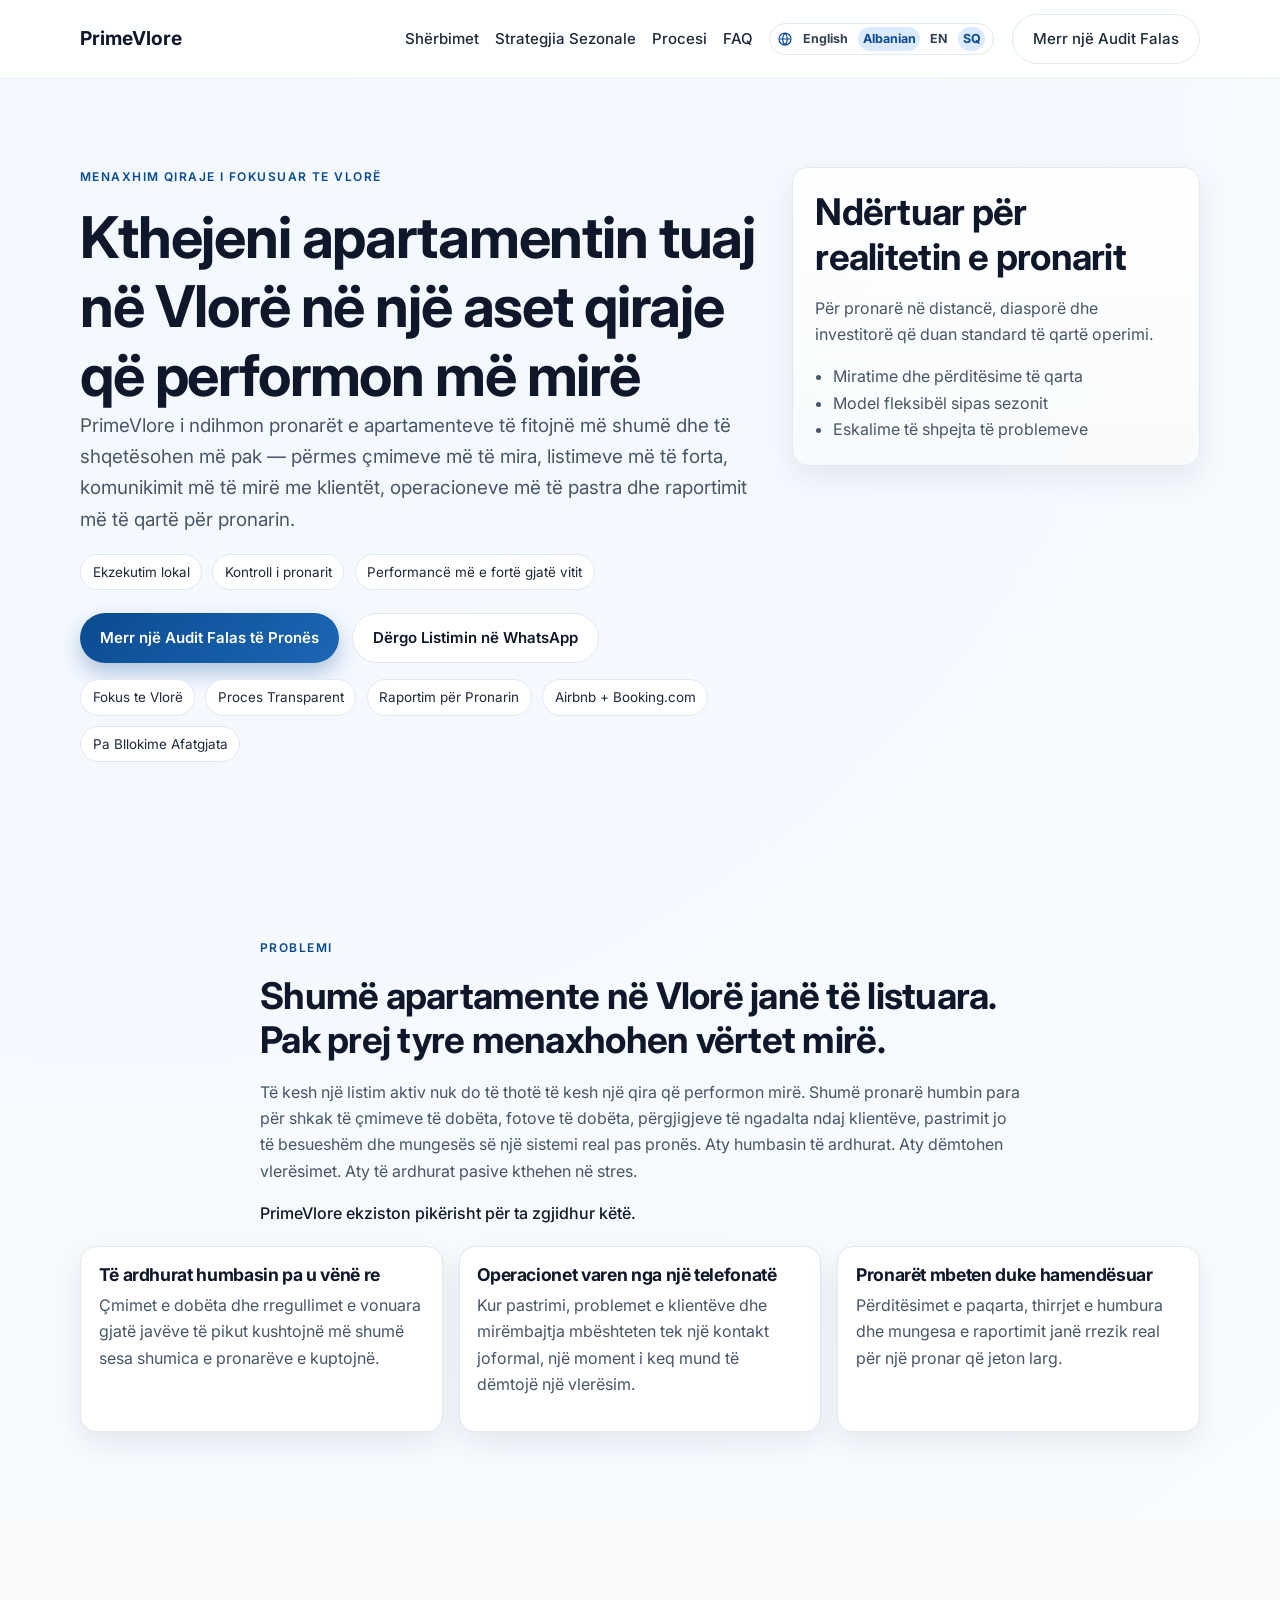
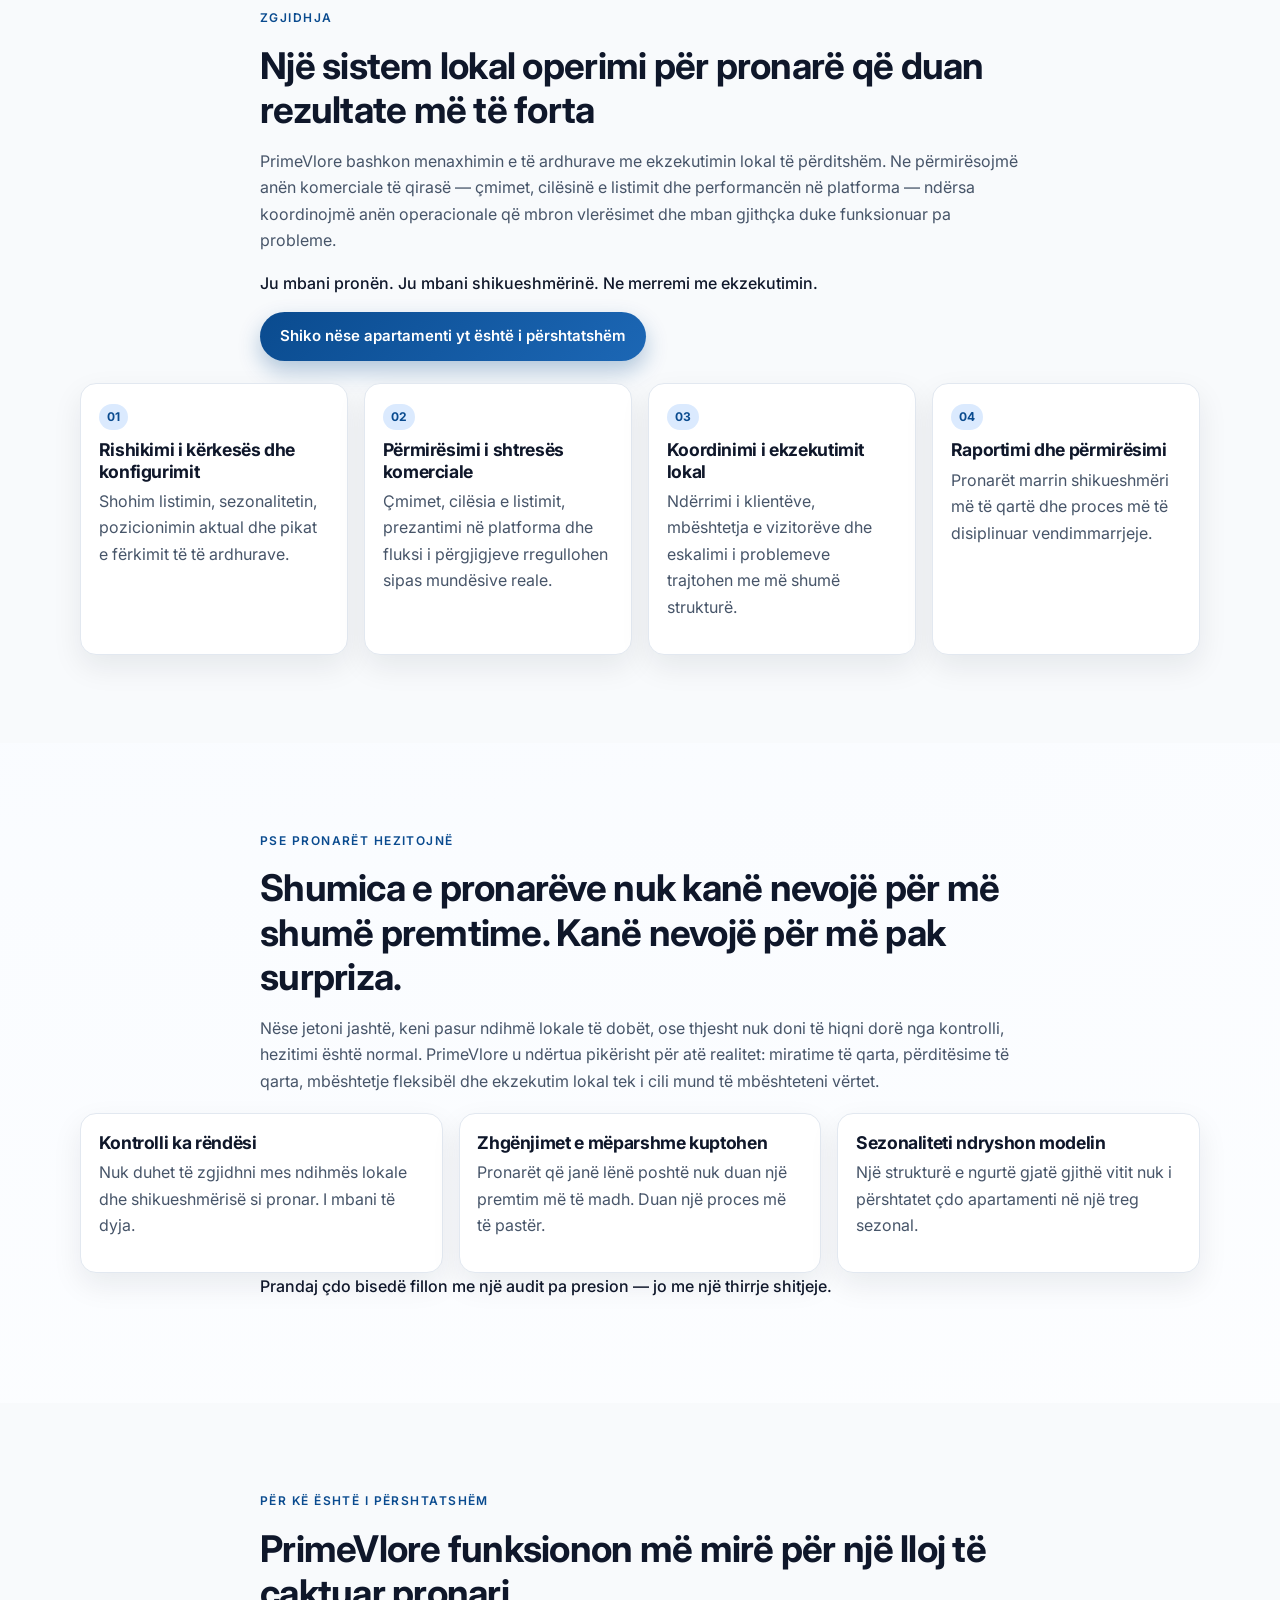
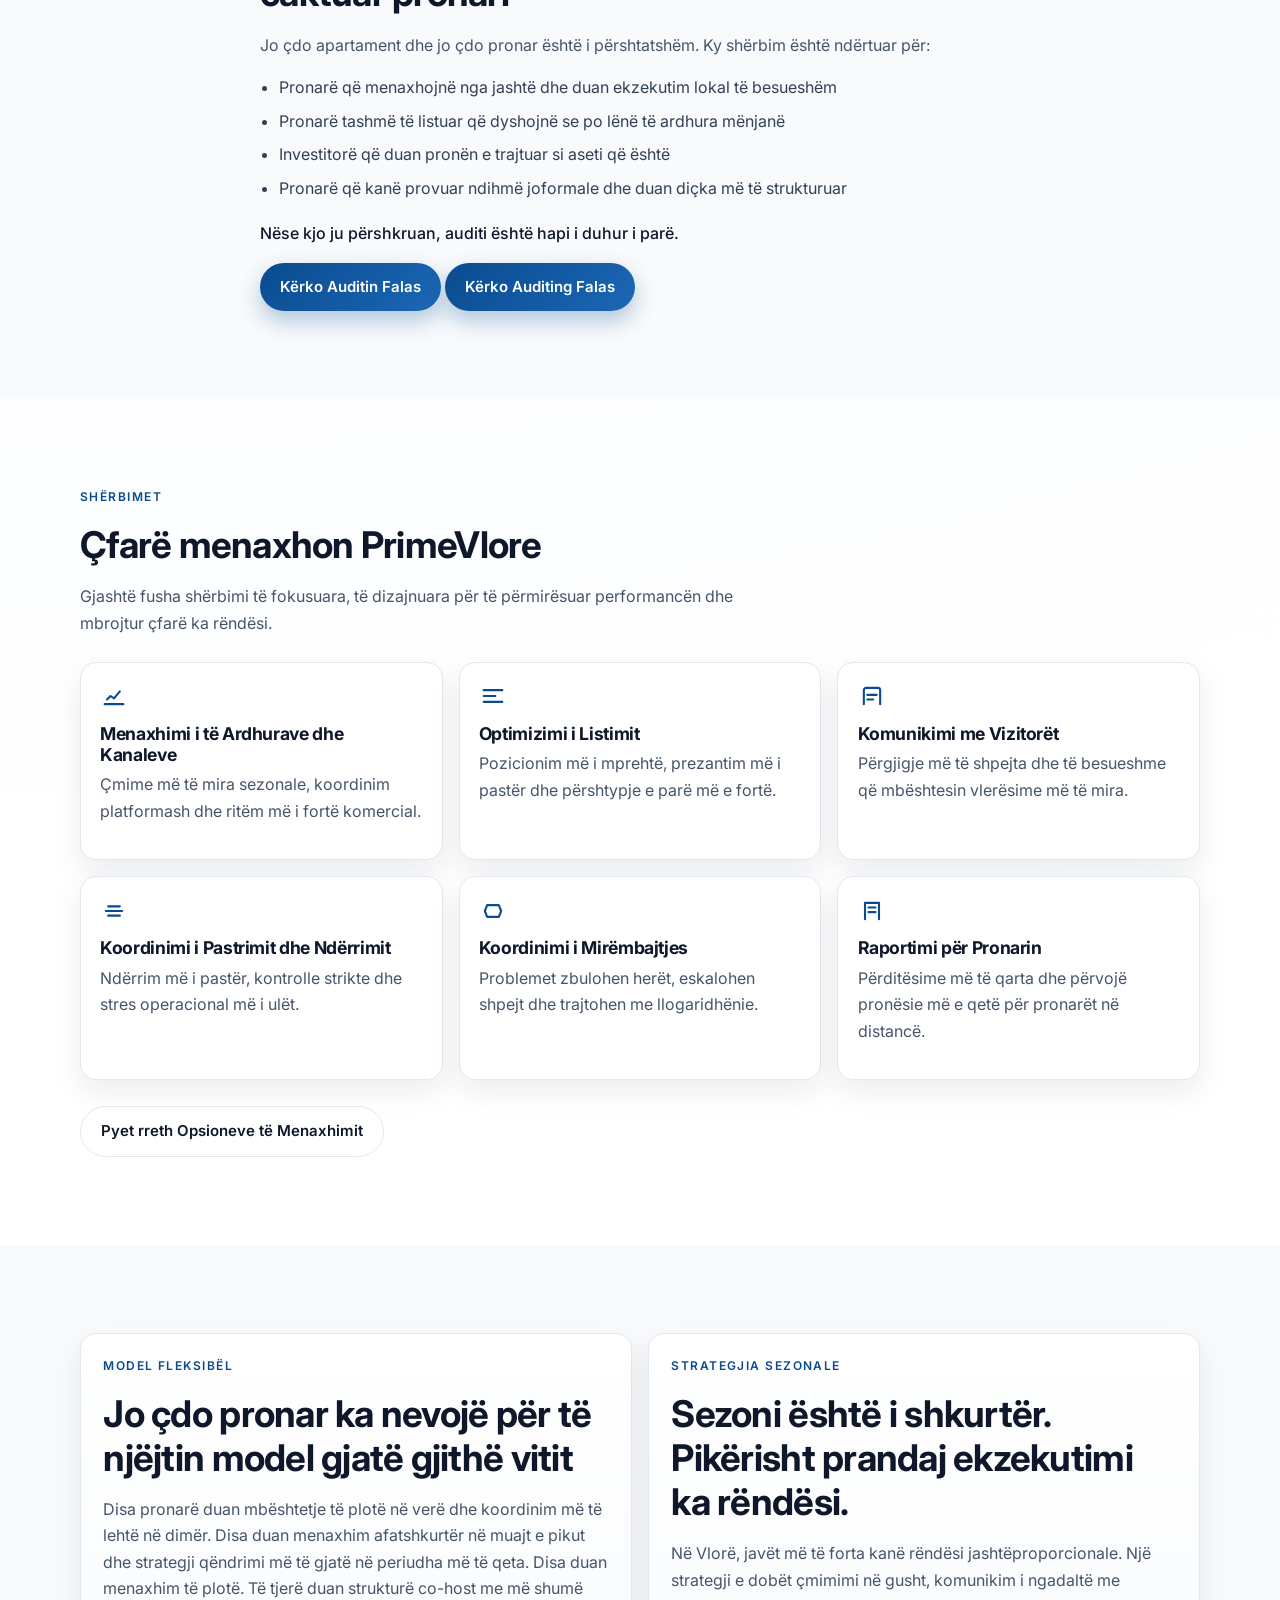
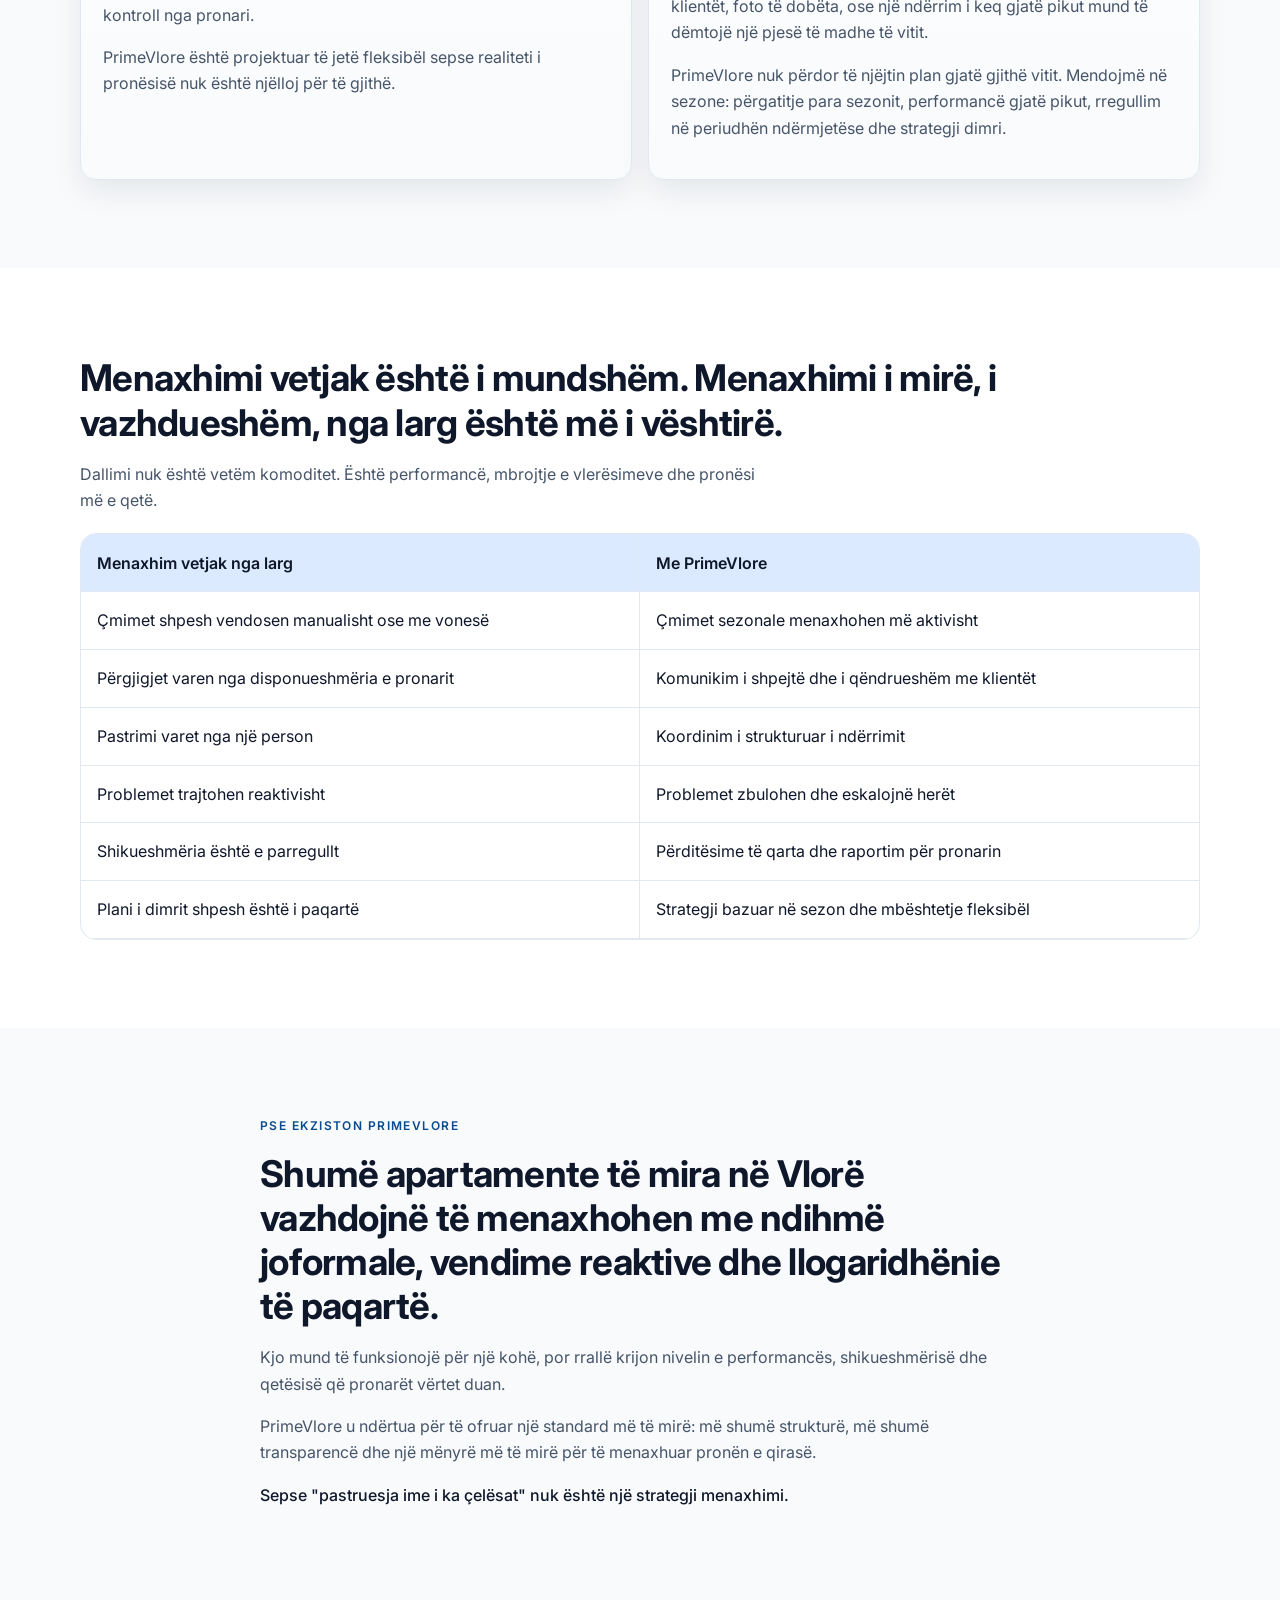
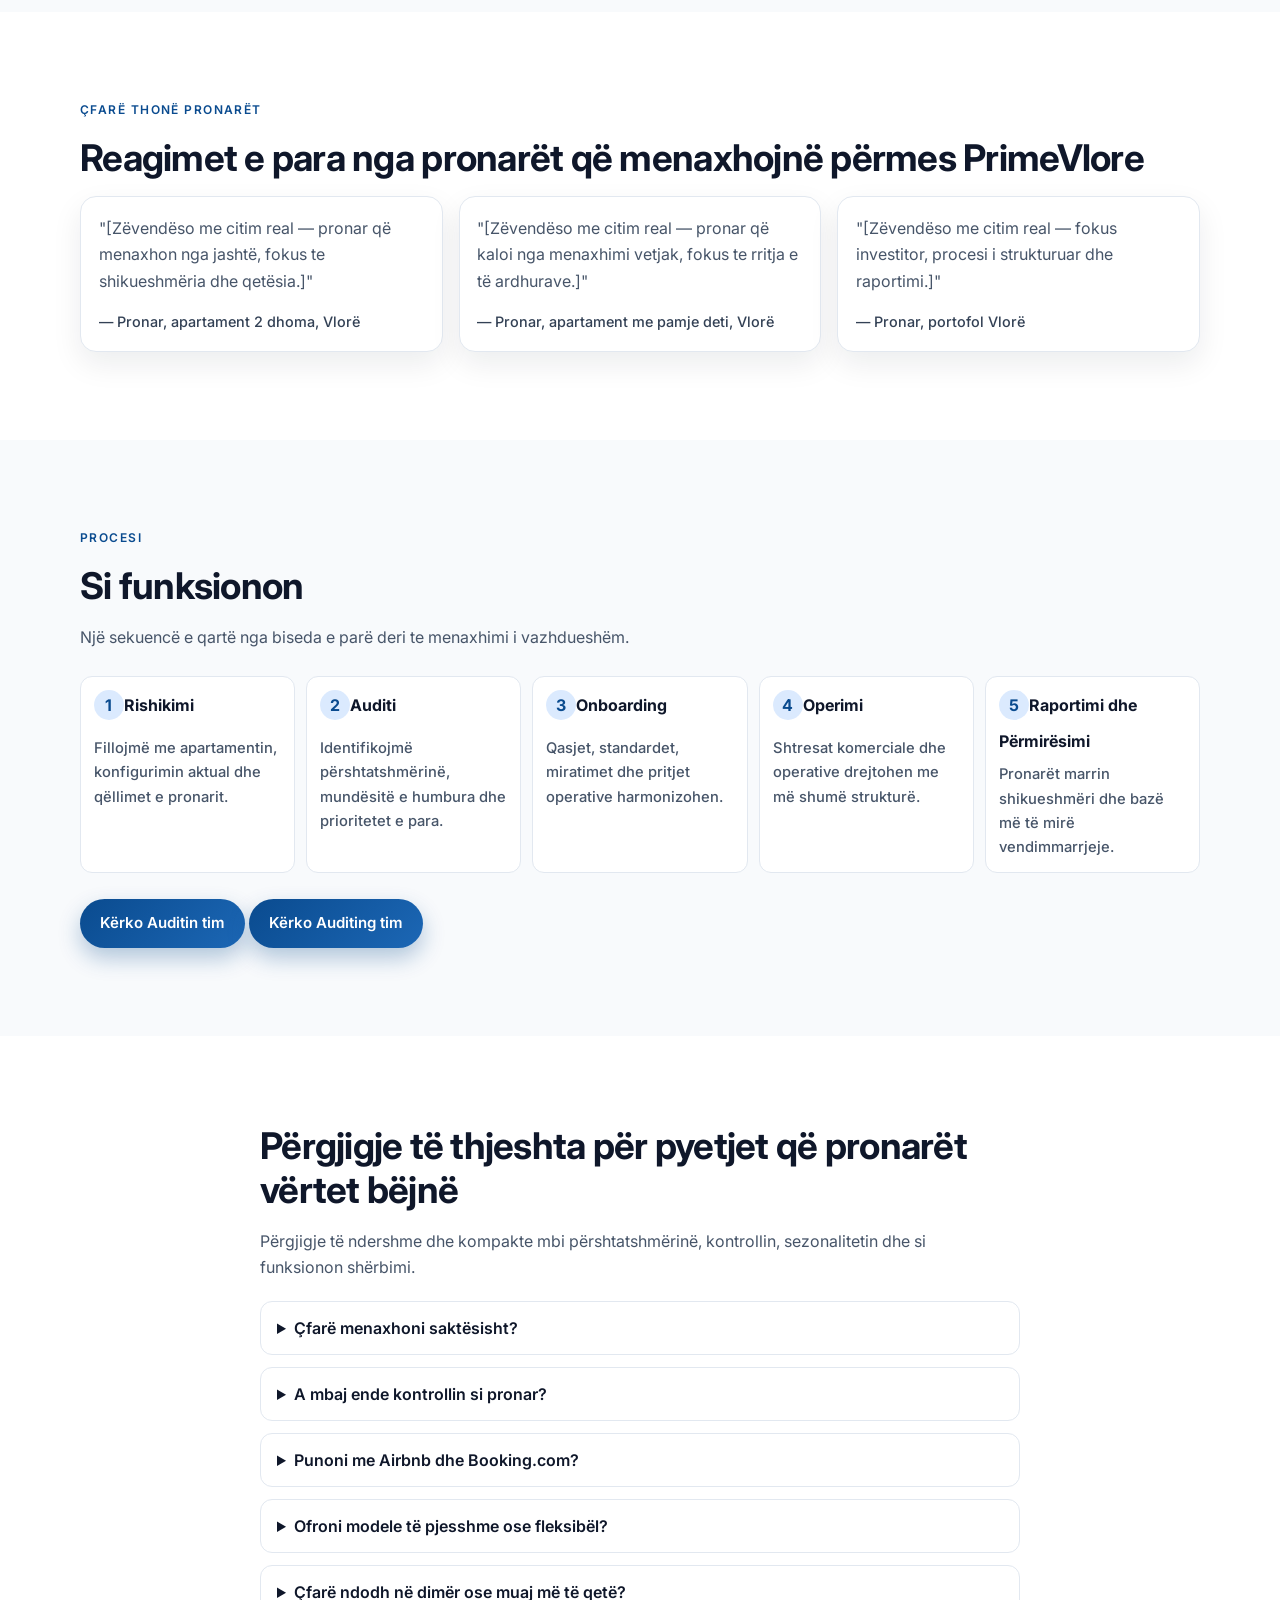
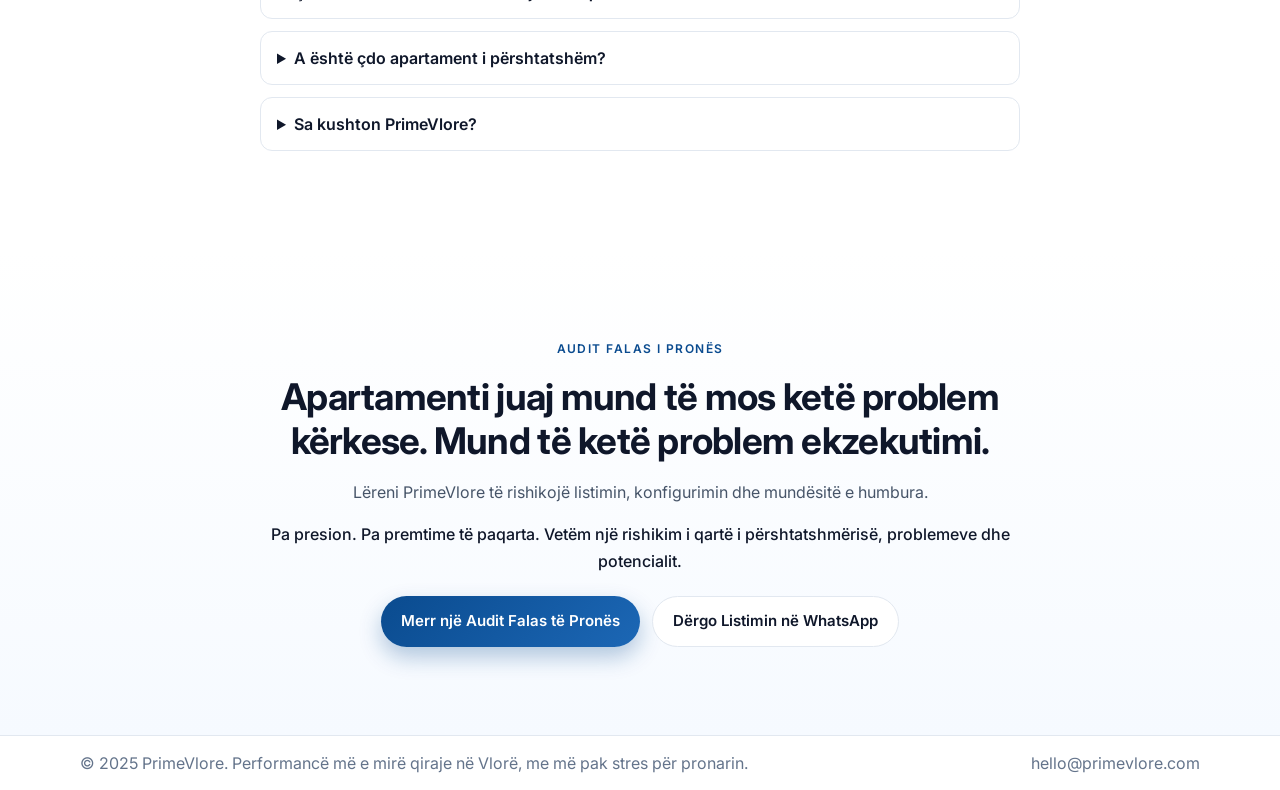
<file: sq.html>
<!DOCTYPE html>
<html lang="sq">
  <head>
    <meta charset="UTF-8" />
    <meta name="viewport" content="width=device-width, initial-scale=1" />
    <title>PrimeVlore | Performancë më e mirë e qirasë në Vlorë</title>
    <meta name="description" content="PrimeVlore i ndihmon pronarët në Vlorë të fitojnë më shumë dhe të shqetësohen më pak përmes menaxhimit të strukturuar të qirasë." />
    <meta name="keywords" content="menaxhim qiraje Vlorë, Airbnb Vlorë, menaxhim pronash, PrimeVlore" />
    <meta name="author" content="PrimeVlore" />
    <meta name="robots" content="index, follow, max-image-preview:large" />
    <meta name="theme-color" content="#0a4b8f" />
    <link rel="canonical" href="https://primevlore.com/sq.html" />
    <link rel="alternate" hreflang="en" href="https://primevlore.com/" />
    <link rel="alternate" hreflang="sq" href="https://primevlore.com/sq.html" />
    <link rel="alternate" hreflang="x-default" href="https://primevlore.com/" />
    <link rel="sitemap" type="application/xml" href="/sitemap.xml" />
    <meta property="og:type" content="website" />
    <meta property="og:title" content="PrimeVlore | Performancë më e mirë e qirasë në Vlorë" />
    <meta property="og:description" content="Menaxhim qiraje i fokusuar te Vlorë për pronarë që duan strukturë, transparencë dhe performancë më të fortë." />
    <meta property="og:url" content="https://primevlore.com/sq.html" />
    <meta property="og:site_name" content="PrimeVlore" />
    <meta name="twitter:card" content="summary_large_image" />
    <meta name="twitter:title" content="PrimeVlore | Performancë më e mirë e qirasë në Vlorë" />
    <meta name="twitter:description" content="Ekzekutim lokal. Kontroll i pronarit. Performancë më e fortë gjatë vitit." />
    <link rel="preconnect" href="https://fonts.googleapis.com" />
    <link rel="preconnect" href="https://fonts.gstatic.com" crossorigin />
    <link href="https://fonts.googleapis.com/css2?family=Inter:wght@400;500;600;700&display=swap" rel="stylesheet" />
    <link rel="stylesheet" href="styles.css" />
    <script type="application/ld+json">
      {
        "@context": "https://schema.org",
        "@type": "ProfessionalService",
        "name": "PrimeVlore",
        "url": "https://primevlore.com/sq.html",
        "areaServed": "Vlorë",
        "description": "PrimeVlore ofron menaxhim qiraje për pronarët e apartamenteve në Vlorë."
      }
    </script>
  </head>
  <body>
    <a class="skip-link" href="#main-content">Kalo te përmbajtja</a>

    <header class="site-header">
      <div class="container nav-shell">
        <a class="logo" href="#top" aria-label="PrimeVlore home">PrimeVlore</a>
        <button class="menu-toggle" type="button" aria-expanded="false" aria-controls="site-navigation" aria-label="Hap menynë">
          <span></span><span></span><span></span>
        </button>
        <nav id="site-navigation" class="site-nav" aria-label="Navigimi kryesor">
          <a href="#services">Shërbimet</a>
          <a href="#seasonal">Strategjia Sezonale</a>
          <a href="#process">Procesi</a>
          <a href="#faq">FAQ</a>
          <div class="lang-switch" aria-label="Ndrysho gjuhën">
            <svg viewBox="0 0 24 24" aria-hidden="true"><path d="M12 3a9 9 0 1 0 0 18 9 9 0 0 0 0-18Zm-7 9h14M12 3c2.2 2.2 3.5 5.4 3.5 9S14.2 18.8 12 21c-2.2-2.2-3.5-5.4-3.5-9S9.8 5.2 12 3Z"/></svg>
            <a href="/">English</a>
            <a class="active" href="/sq.html" aria-current="page">Albanian</a>
            <a href="/">EN</a>
            <a class="active" href="/sq.html" aria-current="page">SQ</a>
          </div>
          <a class="btn btn-outline nav-cta" href="#contact">Merr një Audit Falas</a>
        </nav>
      </div>
    </header>

    <main id="main-content">
      <section id="top" class="section hero">
        <div class="container hero-grid">
          <div>
            <p class="eyebrow">Menaxhim qiraje i fokusuar te Vlorë</p>
            <h1>Kthejeni apartamentin tuaj në Vlorë në një aset qiraje që performon më mirë</h1>
            <p class="lead">PrimeVlore i ndihmon pronarët e apartamenteve të fitojnë më shumë dhe të shqetësohen më pak — përmes çmimeve më të mira, listimeve më të forta, komunikimit më të mirë me klientët, operacioneve më të pastra dhe raportimit më të qartë për pronarin.</p>
            <ul class="pill-row" aria-label="Pika mbështetëse">
              <li>Ekzekutim lokal</li>
              <li>Kontroll i pronarit</li>
              <li>Performancë më e fortë gjatë vitit</li>
            </ul>
            <div class="cta-row">
              <a class="btn btn-solid" href="#contact">Merr një Audit Falas të Pronës</a>
              <a class="btn btn-outline" href="#contact">Dërgo Listimin në WhatsApp</a>
            </div>
            <ul class="trust-strip" aria-label="Blloku i besimit">
              <li>Fokus te Vlorë</li>
              <li>Proces Transparent</li>
              <li>Raportim për Pronarin</li>
              <li>Airbnb + Booking.com</li>
              <li>Pa Bllokime Afatgjata</li>
            </ul>
          </div>
          <aside class="glass-card">
            <h2>Ndërtuar për realitetin e pronarit</h2>
            <p>Për pronarë në distancë, diasporë dhe investitorë që duan standard të qartë operimi.</p>
            <ul>
              <li>Miratime dhe përditësime të qarta</li>
              <li>Model fleksibël sipas sezonit</li>
              <li>Eskalime të shpejta të problemeve</li>
            </ul>
          </aside>
        </div>
      </section>

      <section class="section">
        <div class="container narrow">
          <p class="eyebrow">Problemi</p>
          <h2>Shumë apartamente në Vlorë janë të listuara. Pak prej tyre menaxhohen vërtet mirë.</h2>
          <p>Të kesh një listim aktiv nuk do të thotë të kesh një qira që performon mirë. Shumë pronarë humbin para për shkak të çmimeve të dobëta, fotove të dobëta, përgjigjeve të ngadalta ndaj klientëve, pastrimit jo të besueshëm dhe mungesës së një sistemi real pas pronës. Aty humbasin të ardhurat. Aty dëmtohen vlerësimet. Aty të ardhurat pasive kthehen në stres.</p>
          <p class="support">PrimeVlore ekziston pikërisht për ta zgjidhur këtë.</p>
        </div>
        <div class="container card-grid three-col">
          <article class="info-card"><h3>Të ardhurat humbasin pa u vënë re</h3><p>Çmimet e dobëta dhe rregullimet e vonuara gjatë javëve të pikut kushtojnë më shumë sesa shumica e pronarëve e kuptojnë.</p></article>
          <article class="info-card"><h3>Operacionet varen nga një telefonatë</h3><p>Kur pastrimi, problemet e klientëve dhe mirëmbajtja mbështeten tek një kontakt joformal, një moment i keq mund të dëmtojë një vlerësim.</p></article>
          <article class="info-card"><h3>Pronarët mbeten duke hamendësuar</h3><p>Përditësimet e paqarta, thirrjet e humbura dhe mungesa e raportimit janë rrezik real për një pronar që jeton larg.</p></article>
        </div>
      </section>

      <section class="section alt">
        <div class="container narrow">
          <p class="eyebrow">Zgjidhja</p>
          <h2>Një sistem lokal operimi për pronarë që duan rezultate më të forta</h2>
          <p>PrimeVlore bashkon menaxhimin e të ardhurave me ekzekutimin lokal të përditshëm. Ne përmirësojmë anën komerciale të qirasë — çmimet, cilësinë e listimit dhe performancën në platforma — ndërsa koordinojmë anën operacionale që mbron vlerësimet dhe mban gjithçka duke funksionuar pa probleme.</p>
          <p class="support">Ju mbani pronën. Ju mbani shikueshmërinë. Ne merremi me ekzekutimin.</p>
          <a class="btn btn-solid" href="#contact">Shiko nëse apartamenti yt është i përshtatshëm</a>
        </div>
        <div class="container step-grid">
          <article class="step-card"><span>01</span><h3>Rishikimi i kërkesës dhe konfigurimit</h3><p>Shohim listimin, sezonalitetin, pozicionimin aktual dhe pikat e fërkimit të të ardhurave.</p></article>
          <article class="step-card"><span>02</span><h3>Përmirësimi i shtresës komerciale</h3><p>Çmimet, cilësia e listimit, prezantimi në platforma dhe fluksi i përgjigjeve rregullohen sipas mundësive reale.</p></article>
          <article class="step-card"><span>03</span><h3>Koordinimi i ekzekutimit lokal</h3><p>Ndërrimi i klientëve, mbështetja e vizitorëve dhe eskalimi i problemeve trajtohen me më shumë strukturë.</p></article>
          <article class="step-card"><span>04</span><h3>Raportimi dhe përmirësimi</h3><p>Pronarët marrin shikueshmëri më të qartë dhe proces më të disiplinuar vendimmarrjeje.</p></article>
        </div>
      </section>

      <section class="section">
        <div class="container narrow">
          <p class="eyebrow">Pse pronarët hezitojnë</p>
          <h2>Shumica e pronarëve nuk kanë nevojë për më shumë premtime. Kanë nevojë për më pak surpriza.</h2>
          <p>Nëse jetoni jashtë, keni pasur ndihmë lokale të dobët, ose thjesht nuk doni të hiqni dorë nga kontrolli, hezitimi është normal. PrimeVlore u ndërtua pikërisht për atë realitet: miratime të qarta, përditësime të qarta, mbështetje fleksibël dhe ekzekutim lokal tek i cili mund të mbështeteni vërtet.</p>
        </div>
        <div class="container card-grid three-col">
          <article class="info-card"><h3>Kontrolli ka rëndësi</h3><p>Nuk duhet të zgjidhni mes ndihmës lokale dhe shikueshmërisë si pronar. I mbani të dyja.</p></article>
          <article class="info-card"><h3>Zhgënjimet e mëparshme kuptohen</h3><p>Pronarët që janë lënë poshtë nuk duan një premtim më të madh. Duan një proces më të pastër.</p></article>
          <article class="info-card"><h3>Sezonaliteti ndryshon modelin</h3><p>Një strukturë e ngurtë gjatë gjithë vitit nuk i përshtatet çdo apartamenti në një treg sezonal.</p></article>
        </div>
        <div class="container narrow"><p class="support">Prandaj çdo bisedë fillon me një audit pa presion — jo me një thirrje shitjeje.</p></div>
      </section>

      <section class="section alt">
        <div class="container narrow">
          <p class="eyebrow">Për kë është i përshtatshëm</p>
          <h2>PrimeVlore funksionon më mirë për një lloj të caktuar pronari</h2>
          <p>Jo çdo apartament dhe jo çdo pronar është i përshtatshëm. Ky shërbim është ndërtuar për:</p>
          <ul class="list-check">
            <li>Pronarë që menaxhojnë nga jashtë dhe duan ekzekutim lokal të besueshëm</li>
            <li>Pronarë tashmë të listuar që dyshojnë se po lënë të ardhura mënjanë</li>
            <li>Investitorë që duan pronën e trajtuar si aseti që është</li>
            <li>Pronarë që kanë provuar ndihmë joformale dhe duan diçka më të strukturuar</li>
          </ul>
          <p class="support">Nëse kjo ju përshkruan, auditi është hapi i duhur i parë.</p>
          <a class="btn btn-solid" href="#contact">Kërko Auditin Falas</a>
          <a class="btn btn-solid" href="#contact">Kërko Auditing Falas</a>
        </div>
      </section>

      <section id="services" class="section">
        <div class="container">
          <p class="eyebrow">Shërbimet</p>
          <h2>Çfarë menaxhon PrimeVlore</h2>
          <p class="section-sub">Gjashtë fusha shërbimi të fokusuara, të dizajnuara për të përmirësuar performancën dhe mbrojtur çfarë ka rëndësi.</p>
          <div class="service-grid">
            <article class="service-card"><svg viewBox="0 0 24 24" aria-hidden="true"><path d="M4 19h16M6 15l3-3 3 2 5-6"/></svg><h3>Menaxhimi i të Ardhurave dhe Kanaleve</h3><p>Çmime më të mira sezonale, koordinim platformash dhe ritëm më i fortë komercial.</p></article>
            <article class="service-card"><svg viewBox="0 0 24 24" aria-hidden="true"><path d="M4 7h16M4 12h10M4 17h16"/></svg><h3>Optimizimi i Listimit</h3><p>Pozicionim më i mprehtë, prezantim më i pastër dhe përshtypje e parë më e fortë.</p></article>
            <article class="service-card"><svg viewBox="0 0 24 24" aria-hidden="true"><path d="M5 19V7a2 2 0 0 1 2-2h10a2 2 0 0 1 2 2v12M8 11h8M8 15h5"/></svg><h3>Komunikimi me Vizitorët</h3><p>Përgjigje më të shpejta dhe të besueshme që mbështesin vlerësime më të mira.</p></article>
            <article class="service-card"><svg viewBox="0 0 24 24" aria-hidden="true"><path d="M5 12h14M7 8h10M7 16h10"/></svg><h3>Koordinimi i Pastrimit dhe Ndërrimit</h3><p>Ndërrim më i pastër, kontrolle strikte dhe stres operacional më i ulët.</p></article>
            <article class="service-card"><svg viewBox="0 0 24 24" aria-hidden="true"><path d="M7 7h10l2 5-2 5H7l-2-5 2-5z"/></svg><h3>Koordinimi i Mirëmbajtjes</h3><p>Problemet zbulohen herët, eskalohen shpejt dhe trajtohen me llogaridhënie.</p></article>
            <article class="service-card"><svg viewBox="0 0 24 24" aria-hidden="true"><path d="M6 19V5h12v14M9 9h6M9 13h6"/></svg><h3>Raportimi për Pronarin</h3><p>Përditësime më të qarta dhe përvojë pronësie më e qetë për pronarët në distancë.</p></article>
          </div>
          <a class="btn btn-outline" href="#contact">Pyet rreth Opsioneve të Menaxhimit</a>
        </div>
      </section>

      <section id="seasonal" class="section alt">
        <div class="container split">
          <article class="glass-card">
            <p class="eyebrow">Model fleksibël</p>
            <h2>Jo çdo pronar ka nevojë për të njëjtin model gjatë gjithë vitit</h2>
            <p>Disa pronarë duan mbështetje të plotë në verë dhe koordinim më të lehtë në dimër. Disa duan menaxhim afatshkurtër në muajt e pikut dhe strategji qëndrimi më të gjatë në periudha më të qeta. Disa duan menaxhim të plotë. Të tjerë duan strukturë co-host me më shumë kontroll nga pronari.</p>
            <p>PrimeVlore është projektuar të jetë fleksibël sepse realiteti i pronësisë nuk është njëlloj për të gjithë.</p>
          </article>
          <article class="glass-card">
            <p class="eyebrow">Strategjia sezonale</p>
            <h2>Sezoni është i shkurtër. Pikërisht prandaj ekzekutimi ka rëndësi.</h2>
            <p>Në Vlorë, javët më të forta kanë rëndësi jashtëproporcionale. Një strategji e dobët çmimimi në gusht, komunikim i ngadaltë me klientët, foto të dobëta, ose një ndërrim i keq gjatë pikut mund të dëmtojë një pjesë të madhe të vitit.</p>
            <p>PrimeVlore nuk përdor të njëjtin plan gjatë gjithë vitit. Mendojmë në sezone: përgatitje para sezonit, performancë gjatë pikut, rregullim në periudhën ndërmjetëse dhe strategji dimri.</p>
          </article>
        </div>
      </section>

      <section class="section">
        <div class="container">
          <h2>Menaxhimi vetjak është i mundshëm. Menaxhimi i mirë, i vazhdueshëm, nga larg është më i vështirë.</h2>
          <p class="section-sub">Dallimi nuk është vetëm komoditet. Është performancë, mbrojtje e vlerësimeve dhe pronësi më e qetë.</p>
          <div class="comparison" role="table" aria-label="Tabela krahasuese">
            <div class="row head" role="row"><div role="columnheader">Menaxhim vetjak nga larg</div><div role="columnheader">Me PrimeVlore</div></div>
            <div class="row" role="row"><div role="cell">Çmimet shpesh vendosen manualisht ose me vonesë</div><div role="cell">Çmimet sezonale menaxhohen më aktivisht</div></div>
            <div class="row" role="row"><div role="cell">Përgjigjet varen nga disponueshmëria e pronarit</div><div role="cell">Komunikim i shpejtë dhe i qëndrueshëm me klientët</div></div>
            <div class="row" role="row"><div role="cell">Pastrimi varet nga një person</div><div role="cell">Koordinim i strukturuar i ndërrimit</div></div>
            <div class="row" role="row"><div role="cell">Problemet trajtohen reaktivisht</div><div role="cell">Problemet zbulohen dhe eskalojnë herët</div></div>
            <div class="row" role="row"><div role="cell">Shikueshmëria është e parregullt</div><div role="cell">Përditësime të qarta dhe raportim për pronarin</div></div>
            <div class="row" role="row"><div role="cell">Plani i dimrit shpesh është i paqartë</div><div role="cell">Strategji bazuar në sezon dhe mbështetje fleksibël</div></div>
          </div>
        </div>
      </section>

      <section class="section alt">
        <div class="container narrow">
          <p class="eyebrow">Pse ekziston PrimeVlore</p>
          <h2>Shumë apartamente të mira në Vlorë vazhdojnë të menaxhohen me ndihmë joformale, vendime reaktive dhe llogaridhënie të paqartë.</h2>
          <p>Kjo mund të funksionojë për një kohë, por rrallë krijon nivelin e performancës, shikueshmërisë dhe qetësisë që pronarët vërtet duan.</p>
          <p>PrimeVlore u ndërtua për të ofruar një standard më të mirë: më shumë strukturë, më shumë transparencë dhe një mënyrë më të mirë për të menaxhuar pronën e qirasë.</p>
          <p class="support">Sepse "pastruesja ime i ka çelësat" nuk është një strategji menaxhimi.</p>
        </div>
      </section>

      <section class="section">
        <div class="container">
          <p class="eyebrow">Çfarë thonë pronarët</p>
          <h2>Reagimet e para nga pronarët që menaxhojnë përmes PrimeVlore</h2>
          <div class="quote-grid">
            <article class="quote-card"><p>"[Zëvendëso me citim real — pronar që menaxhon nga jashtë, fokus te shikueshmëria dhe qetësia.]"</p><span>— Pronar, apartament 2 dhoma, Vlorë</span></article>
            <article class="quote-card"><p>"[Zëvendëso me citim real — pronar që kaloi nga menaxhimi vetjak, fokus te rritja e të ardhurave.]"</p><span>— Pronar, apartament me pamje deti, Vlorë</span></article>
            <article class="quote-card"><p>"[Zëvendëso me citim real — fokus investitor, procesi i strukturuar dhe raportimi.]"</p><span>— Pronar, portofol Vlorë</span></article>
          </div>
        </div>
      </section>

      <section id="process" class="section alt">
        <div class="container">
          <p class="eyebrow">Procesi</p>
          <h2>Si funksionon</h2>
          <p class="section-sub">Një sekuencë e qartë nga biseda e parë deri te menaxhimi i vazhdueshëm.</p>
          <ol class="steps detail-steps">
            <li><span>1</span><strong>Rishikimi</strong><p>Fillojmë me apartamentin, konfigurimin aktual dhe qëllimet e pronarit.</p></li>
            <li><span>2</span><strong>Auditi</strong><p>Identifikojmë përshtatshmërinë, mundësitë e humbura dhe prioritetet e para.</p></li>
            <li><span>3</span><strong>Onboarding</strong><p>Qasjet, standardet, miratimet dhe pritjet operative harmonizohen.</p></li>
            <li><span>4</span><strong>Operimi</strong><p>Shtresat komerciale dhe operative drejtohen me më shumë strukturë.</p></li>
            <li><span>5</span><strong>Raportimi dhe Përmirësimi</strong><p>Pronarët marrin shikueshmëri dhe bazë më të mirë vendimmarrjeje.</p></li>
          </ol>
          <a class="btn btn-solid" href="#contact">Kërko Auditin tim</a>
          <a class="btn btn-solid" href="#contact">Kërko Auditing tim</a>
        </div>
      </section>

      <section id="faq" class="section">
        <div class="container narrow">
          <h2>Përgjigje të thjeshta për pyetjet që pronarët vërtet bëjnë</h2>
          <p class="section-sub">Përgjigje të ndershme dhe kompakte mbi përshtatshmërinë, kontrollin, sezonalitetin dhe si funksionon shërbimi.</p>
          <details><summary>Çfarë menaxhoni saktësisht?</summary><p>PrimeVlore fokusohet te pjesët kryesore që ndikojnë në performancën e qirasë dhe përvojën e pronarit: çmimet, cilësia e listimit, komunikimi me klientët, koordinimi i ndërrimit, eskalimi i problemeve dhe raportimi për pronarin.</p></details>
          <details><summary>A mbaj ende kontrollin si pronar?</summary><p>Po. Qëllimi nuk është të hiqet shikueshmëria e pronarit. Qëllimi është t'ju ofrojë një shtresë ekzekutimi lokal më të fortë, ndërkohë që miratime, komunikim dhe raportim mbeten të qarta.</p></details>
          <details><summary>Punoni me Airbnb dhe Booking.com?</summary><p>Po. PrimeVlore është pozicionuar rreth performancës së qirasë afatshkurtër në platformat kryesore, duke përfshirë Airbnb dhe Booking.com.</p></details>
          <details><summary>Ofroni modele të pjesshme ose fleksibël?</summary><p>Po. Jo çdo apartament ose pronar ka nevojë për të njëjtin model gjatë gjithë vitit. Struktura mund të jetë më e lehtë ose më intensive sipas sezonit dhe preferencave të pronarit.</p></details>
          <details><summary>Çfarë ndodh në dimër ose muaj më të qetë?</summary><p>Strategjia e dimrit nuk duhet të jetë diçka e menduar pas. Mund të nënkuptojë mbështetje më të lehtë, qëndrime më të gjata, një pozicionim tjetër çmimesh, ose një plan më selektiv për sezonin e ulët.</p></details>
          <details><summary>A është çdo apartament i përshtatshëm?</summary><p>Jo. Disa apartamente kanë potencial më të fortë për qira afatshkurtër sesa të tjerët. Auditi jep pamje të qartë të përshtatshmërisë, problemeve dhe potencialit para çdo vendimi.</p></details>
          <details><summary>Sa kushton PrimeVlore?</summary><p>Çmimi bazohet në fushën e shërbimit dhe konfigurimin e pronës. Nuk ka tarifa standarde publike sepse modeli mund të jetë më i lehtë ose më intensiv sipas sezonit dhe qëllimeve të pronarit. Çmimi diskutohet hapur në audit — pa asnjë detyrim.</p></details>
        </div>
      </section>

      <section id="contact" class="section cta-final">
        <div class="container narrow">
          <p class="eyebrow">Audit falas i pronës</p>
          <h2>Apartamenti juaj mund të mos ketë problem kërkese. Mund të ketë problem ekzekutimi.</h2>
          <p>Lëreni PrimeVlore të rishikojë listimin, konfigurimin dhe mundësitë e humbura.</p>
          <p class="support">Pa presion. Pa premtime të paqarta. Vetëm një rishikim i qartë i përshtatshmërisë, problemeve dhe potencialit.</p>
          <div class="cta-row centered">
            <a class="btn btn-solid" href="mailto:hello@primevlore.com">Merr një Audit Falas të Pronës</a>
            <a class="btn btn-outline" href="https://wa.me/?text=P%C3%ABrsh%C3%ABndetje%20PrimeVlore%2C%20dua%20nj%C3%AB%20audit%20falas%20p%C3%ABr%20apartamentin%20tim%20n%C3%AB%20Vlor%C3%AB.">Dërgo Listimin në WhatsApp</a>
          </div>
        </div>
      </section>
    </main>

    <footer class="site-footer">
      <div class="container footer-shell">
        <p>© 2025 PrimeVlore. Performancë më e mirë qiraje në Vlorë, me më pak stres për pronarin.</p>
        <a href="mailto:hello@primevlore.com">hello@primevlore.com</a>
      </div>
    </footer>

    <script>
      const menuToggle = document.querySelector('.menu-toggle');
      const siteNav = document.querySelector('.site-nav');
      menuToggle?.addEventListener('click', () => {
        const open = siteNav.classList.toggle('is-open');
        menuToggle.setAttribute('aria-expanded', String(open));
      });
      siteNav?.querySelectorAll('a').forEach((link) => {
        link.addEventListener('click', () => {
          siteNav.classList.remove('is-open');
          menuToggle?.setAttribute('aria-expanded', 'false');
        });
      });
    </script>
  </body>
</html>
</file>
<file: styles.css>
:root {
  --bg: #ffffff;
  --surface: #f8fafc;
  --text: #0f172a;
  --muted: #475569;
  --line: #e2e8f0;
  --brand: #0a4b8f;
  --brand-soft: #dbeafe;
  --shadow: 0 12px 30px rgba(15, 23, 42, 0.08);
  --radius: 16px;
}

* { box-sizing: border-box; }
html { scroll-behavior: smooth; }
* {
  box-sizing: border-box;
}

html {
  scroll-behavior: smooth;
}

body {
  margin: 0;
  font-family: "Inter", -apple-system, BlinkMacSystemFont, "Segoe UI", sans-serif;
  color: var(--text);
  background: radial-gradient(circle at 10% 0%, #f3f8ff 0%, #ffffff 48%);
  line-height: 1.65;
}

img, svg { max-width: 100%; display: block; }
.container { width: min(1120px, 92vw); margin: 0 auto; }
.narrow { width: min(760px, 92vw); }
.section { padding: clamp(3.2rem, 6vw, 5.5rem) 0; }
.alt { background: var(--surface); }

h1, h2, h3 { margin: 0; letter-spacing: -0.02em; line-height: 1.2; }
h1 { font-size: clamp(2rem, 5vw, 3.5rem); }
h2 { font-size: clamp(1.6rem, 3vw, 2.2rem); margin-bottom: 1rem; }
h3 { font-size: 1.1rem; margin-bottom: 0.4rem; }
p { margin: 0 0 1rem; color: var(--muted); }
.container {
  width: min(1120px, 92vw);
  margin: 0 auto;
}

.narrow {
  width: min(760px, 92vw);
}

.section {
  padding: 5.5rem 0;
}

.alt {
  background: var(--surface);
}

h1,
h2,
h3 {
  margin: 0;
  letter-spacing: -0.02em;
  line-height: 1.2;
}

h1 {
  font-size: clamp(2rem, 5vw, 3.6rem);
}

h2 {
  font-size: clamp(1.7rem, 3vw, 2.3rem);
  margin-bottom: 1rem;
}

h3 {
  font-size: 1.1rem;
  margin-bottom: 0.4rem;
}

p {
  margin: 0 0 1rem;
  color: var(--muted);
}

.eyebrow {
  text-transform: uppercase;
  letter-spacing: 0.12em;
  font-size: 0.75rem;
  font-weight: 600;
  color: var(--brand);
  margin-bottom: 1rem;
}
.lead { font-size: clamp(1.02rem, 2.1vw, 1.18rem); max-width: 62ch; }
.support { color: var(--text); font-weight: 500; }
.section-sub { max-width: 70ch; margin-bottom: 1.25rem; }

.skip-link { position: absolute; left: -9999px; }
.skip-link:focus {
  left: 1rem; top: 1rem; z-index: 30;
  background: #fff; border: 1px solid var(--line); border-radius: 8px; padding: 0.6rem 0.85rem;
}

.site-header {
  position: sticky; top: 0; z-index: 20;
  background: rgba(255, 255, 255, 0.9); backdrop-filter: blur(10px);
  border-bottom: 1px solid rgba(226, 232, 240, 0.65);
}
.nav-shell, .footer-shell {
  display: flex; justify-content: space-between; align-items: center;
  gap: 1rem; padding: 0.85rem 0;
}
.logo { font-size: 1.2rem; font-weight: 700; color: var(--text); text-decoration: none; }
.site-nav { display: flex; align-items: center; gap: 1rem; }
.site-nav > a { text-decoration: none; color: #1e293b; font-weight: 500; font-size: 0.94rem; }
.nav-cta { margin-left: 0.15rem; }

.menu-toggle {
  display: none; width: 44px; height: 44px; border: 1px solid var(--line); background: #fff;
  border-radius: 11px; align-items: center; justify-content: center; flex-direction: column; gap: 5px;
}
.menu-toggle span { width: 18px; height: 2px; background: #1e293b; border-radius: 99px; }

.lang-switch {
  display: inline-flex; align-items: center; gap: 0.35rem;
  border: 1px solid var(--line); border-radius: 999px; padding: 0.2rem 0.45rem; background: #fff;
}
.lang-switch svg {
  width: 16px; height: 16px; stroke: var(--brand); stroke-width: 1.8; fill: none;
  stroke-linecap: round; stroke-linejoin: round;
}
.lang-switch a {
  font-size: 0.76rem; font-weight: 700; color: #334155; text-decoration: none;
  padding: 0.16rem 0.42rem; border-radius: 999px; white-space: nowrap;
  font-size: 0.78rem; font-weight: 700; color: #334155; text-decoration: none;
  padding: 0.12rem 0.28rem; border-radius: 999px;
}
.lang-switch a.active { background: var(--brand-soft); color: var(--brand); }

.btn {
  display: inline-flex; align-items: center; justify-content: center; border-radius: 999px;
  padding: 0.75rem 1.25rem; text-decoration: none; font-weight: 600; font-size: 0.94rem;
  transition: transform 0.2s ease, box-shadow 0.2s ease;
}
.btn:hover { transform: translateY(-1px); }
.btn-solid {
  background: linear-gradient(135deg, #0a4b8f, #1c67b5); color: #fff;
  box-shadow: 0 10px 22px rgba(10, 75, 143, 0.3);
}
.btn-outline { border: 1px solid var(--line); color: var(--text); background: #fff; }

.hero-grid { display: grid; grid-template-columns: 1.25fr 0.75fr; gap: 2rem; align-items: start; }
.cta-row { margin-top: 1.4rem; display: flex; flex-wrap: wrap; gap: 0.8rem; }
.centered { justify-content: center; }

.pill-row, .trust-strip {
  margin: 1.2rem 0 0; padding: 0; list-style: none; display: flex; flex-wrap: wrap; gap: 0.65rem;
}
.pill-row li, .trust-strip li {
  padding: 0.38rem 0.72rem; border: 1px solid var(--line); border-radius: 999px;
  font-size: 0.84rem; color: #1e293b; background: #fff;
}
.trust-strip { margin-top: 1rem; }

.glass-card {
  background: linear-gradient(180deg, rgba(255, 255, 255, 0.95), rgba(248, 250, 252, 0.95));
  border: 1px solid var(--line); border-radius: var(--radius); padding: 1.4rem; box-shadow: var(--shadow);
}
.glass-card ul { margin: 1rem 0 0; padding-left: 1.1rem; color: var(--muted); }

.card-grid { display: grid; gap: 1rem; margin-top: 1.2rem; }
.three-col { grid-template-columns: repeat(3, minmax(0, 1fr)); }
.info-card, .quote-card, .step-card {
  background: #fff; border: 1px solid var(--line); border-radius: var(--radius); padding: 1.1rem;
  box-shadow: var(--shadow);
}

.step-grid { display: grid; grid-template-columns: repeat(4, minmax(0, 1fr)); gap: 1rem; margin-top: 1.4rem; }
.step-card span {
  display: inline-block; padding: 0.2rem 0.5rem; border-radius: 999px; font-size: 0.75rem;
  color: var(--brand); background: var(--brand-soft); font-weight: 700; margin-bottom: 0.6rem;
}

.list-check { margin: 1rem 0 1.2rem; padding-left: 1.2rem; }
.list-check li { margin-bottom: 0.45rem; color: #334155; }

.service-grid { display: grid; grid-template-columns: repeat(3, minmax(0, 1fr)); gap: 1rem; margin: 1.6rem 0; }
.service-card {
  background: #fff; border: 1px solid var(--line); border-radius: var(--radius);
  padding: 1.2rem; box-shadow: var(--shadow);
}
.service-card svg {
  width: 28px; height: 28px; margin-bottom: 0.8rem; stroke: var(--brand); fill: none;
  stroke-width: 1.8; stroke-linecap: round; stroke-linejoin: round;
}

.split { display: grid; grid-template-columns: repeat(2, minmax(0, 1fr)); gap: 1rem; }
.comparison {
  margin-top: 1.2rem; border: 1px solid var(--line); border-radius: var(--radius);
  overflow: hidden; background: #fff;
}
.row { display: grid; grid-template-columns: repeat(2, minmax(0, 1fr)); }
.row > div { padding: 0.95rem 1rem; border-bottom: 1px solid var(--line); }
.row > div:first-child { border-right: 1px solid var(--line); }
.row.head { background: var(--brand-soft); font-weight: 600; }

.quote-grid { display: grid; grid-template-columns: repeat(3, minmax(0, 1fr)); gap: 1rem; margin-top: 1rem; }
.quote-card span { display: block; color: #334155; font-size: 0.9rem; font-weight: 500; }

.steps { list-style: none; padding: 0; margin: 1.6rem 0; display: grid; grid-template-columns: repeat(5, minmax(0, 1fr)); gap: 0.7rem; }
.steps li {
  border: 1px solid var(--line); border-radius: 12px; background: #fff;
  padding: 0.8rem; text-align: left; font-weight: 500;
}
.steps span {
  display: inline-grid; place-items: center; width: 30px; height: 30px; margin-bottom: 0.5rem;
  border-radius: 999px; background: var(--brand-soft); color: var(--brand); font-weight: 700;
}
.detail-steps p { margin: 0.5rem 0 0; font-size: 0.92rem; }

details {
  border: 1px solid var(--line); border-radius: 12px; padding: 0.8rem 1rem;
  background: #fff; margin-bottom: 0.75rem;
}
summary { font-weight: 600; cursor: pointer; }

.cta-final { background: linear-gradient(180deg, #ffffff, #f6faff); text-align: center; }
.site-footer { border-top: 1px solid var(--line); background: #fff; }
.site-footer p, .site-footer a { margin: 0; color: #64748b; text-decoration: none; }

@media (max-width: 1100px) {
  .hero-grid { grid-template-columns: 1fr; }
  .step-grid { grid-template-columns: repeat(2, minmax(0, 1fr)); }
  .service-grid { grid-template-columns: repeat(2, minmax(0, 1fr)); }
  .quote-grid { grid-template-columns: 1fr; }
}

@media (max-width: 860px) {
  .menu-toggle { display: inline-flex; }
  .site-nav {
    position: absolute; top: 100%; left: 0; right: 0; background: rgba(255, 255, 255, 0.98);
    border-bottom: 1px solid var(--line); box-shadow: 0 16px 30px rgba(15, 23, 42, 0.07);
    padding: 0.8rem 4vw 1rem; display: none; flex-direction: column; align-items: stretch; gap: 0.35rem;
  }
  .site-nav.is-open { display: flex; }
  .site-nav > a { padding: 0.62rem 0.2rem; }
  .lang-switch { width: fit-content; margin: 0.25rem 0; }
  .nav-cta { margin: 0.5rem 0 0; width: 100%; }
  .three-col, .split, .service-grid { grid-template-columns: 1fr; }
  .steps { grid-template-columns: repeat(2, minmax(0, 1fr)); }
}

@media (max-width: 640px) {
  .cta-row { flex-direction: column; }
  .cta-row .btn { width: 100%; }
  .row { grid-template-columns: 1fr; }
  .row > div:first-child {
    border-right: 0; border-bottom: 1px solid var(--line); font-weight: 600; background: #f8fafc;
  }
  .steps, .step-grid { grid-template-columns: 1fr; }
  .footer-shell { flex-direction: column; text-align: center; }
}

@media (prefers-reduced-motion: reduce) {
  html { scroll-behavior: auto; }
  * { animation: none !important; transition: none !important; }

.lead {
  font-size: clamp(1.02rem, 2.1vw, 1.22rem);
  max-width: 60ch;
  margin-top: 1.2rem;
}

.support {
  color: var(--text);
  font-weight: 500;
}

.site-header {
  position: sticky;
  top: 0;
  z-index: 5;
  background: rgba(255, 255, 255, 0.88);
  backdrop-filter: blur(10px);
  border-bottom: 1px solid rgba(226, 232, 240, 0.65);
}

.nav-shell,
.footer-shell {
  display: flex;
  justify-content: space-between;
  align-items: center;
  gap: 1rem;
  padding: 0.85rem 0;
}

.logo {
  font-size: 1.2rem;
  font-weight: 700;
  color: var(--text);
  text-decoration: none;
}

.btn {
  display: inline-flex;
  align-items: center;
  justify-content: center;
  border-radius: 999px;
  padding: 0.75rem 1.25rem;
  text-decoration: none;
  font-weight: 600;
  font-size: 0.95rem;
  transition: transform 0.2s ease, box-shadow 0.2s ease, background 0.2s ease;
}

.btn:hover {
  transform: translateY(-1px);
}

.btn-solid {
  background: linear-gradient(135deg, #0a4b8f, #1c67b5);
  color: #fff;
  box-shadow: 0 10px 22px rgba(10, 75, 143, 0.3);
}

.btn-outline {
  border: 1px solid var(--line);
  color: var(--text);
  background: #fff;
}

.hero-grid {
  display: grid;
  grid-template-columns: 1.25fr 0.75fr;
  gap: 2rem;
  align-items: start;
}

.cta-row {
  margin-top: 1.7rem;
  display: flex;
  flex-wrap: wrap;
  gap: 0.8rem;
}

.centered {
  justify-content: center;
}

.trust-strip {
  margin: 1.75rem 0 0;
  padding: 1rem;
  list-style: none;
  display: flex;
  flex-wrap: wrap;
  gap: 0.8rem;
  border: 1px solid var(--line);
  border-radius: var(--radius);
  background: #fff;
}

.trust-strip li {
  padding: 0.35rem 0.7rem;
  border: 1px solid var(--line);
  border-radius: 999px;
  font-size: 0.85rem;
  color: #1e293b;
}

.glass-card {
  background: linear-gradient(180deg, rgba(255, 255, 255, 0.95), rgba(248, 250, 252, 0.95));
  border: 1px solid var(--line);
  border-radius: var(--radius);
  padding: 1.4rem;
  box-shadow: var(--shadow);
}

.glass-card ul {
  margin: 1rem 0 0;
  padding-left: 1.1rem;
  color: var(--muted);
}

.service-grid {
  display: grid;
  grid-template-columns: repeat(3, minmax(0, 1fr));
  gap: 1rem;
  margin: 2rem 0;
}

.service-card {
  background: #fff;
  border: 1px solid var(--line);
  border-radius: var(--radius);
  padding: 1.2rem;
  box-shadow: var(--shadow);
}

.service-card svg {
  width: 28px;
  height: 28px;
  margin-bottom: 0.8rem;
  stroke: var(--brand);
  fill: none;
  stroke-width: 1.8;
  stroke-linecap: round;
  stroke-linejoin: round;
}

.split {
  display: grid;
  grid-template-columns: repeat(2, minmax(0, 1fr));
  gap: 2rem;
}

.comparison {
  margin-top: 1.5rem;
  border: 1px solid var(--line);
  border-radius: var(--radius);
  overflow: hidden;
  background: #fff;
}

.row {
  display: grid;
  grid-template-columns: repeat(2, minmax(0, 1fr));
}

.row > div {
  padding: 0.95rem 1rem;
  border-bottom: 1px solid var(--line);
}

.row > div:first-child {
  border-right: 1px solid var(--line);
}

.row.head {
  background: var(--brand-soft);
  font-weight: 600;
}

.steps {
  list-style: none;
  padding: 0;
  margin: 2rem 0;
  display: grid;
  grid-template-columns: repeat(5, minmax(0, 1fr));
  gap: 0.7rem;
}

.steps li {
  border: 1px solid var(--line);
  border-radius: 12px;
  background: #fff;
  padding: 0.8rem;
  text-align: center;
  font-weight: 500;
}

.steps span {
  display: block;
  width: 30px;
  height: 30px;
  margin: 0 auto 0.45rem;
  border-radius: 999px;
  background: var(--brand-soft);
  color: var(--brand);
  font-weight: 700;
  line-height: 30px;
}

details {
  border: 1px solid var(--line);
  border-radius: 12px;
  padding: 0.8rem 1rem;
  background: #fff;
  margin-bottom: 0.75rem;
}

summary {
  font-weight: 600;
  cursor: pointer;
}

.cta-final {
  background: linear-gradient(180deg, #ffffff, #f6faff);
  text-align: center;
}

.site-footer {
  border-top: 1px solid var(--line);
  background: #fff;
}

.site-footer p,
.site-footer a {
  margin: 0;
  color: #64748b;
  text-decoration: none;
}

@media (max-width: 920px) {
  .hero-grid,
  .split,
  .service-grid {
    grid-template-columns: 1fr;
  }

  .steps {
    grid-template-columns: repeat(2, minmax(0, 1fr));
  }
}

@media (max-width: 680px) {
  .section {
    padding: 4rem 0;
  }

  .nav-shell,
  .footer-shell {
    flex-direction: column;
  }

  .row {
    grid-template-columns: 1fr;
  }

  .row > div:first-child {
    border-right: 0;
    border-bottom: 1px solid var(--line);
    font-weight: 600;
    background: #f8fafc;
  }

  .steps {
    grid-template-columns: 1fr;
  }
}
</file>
